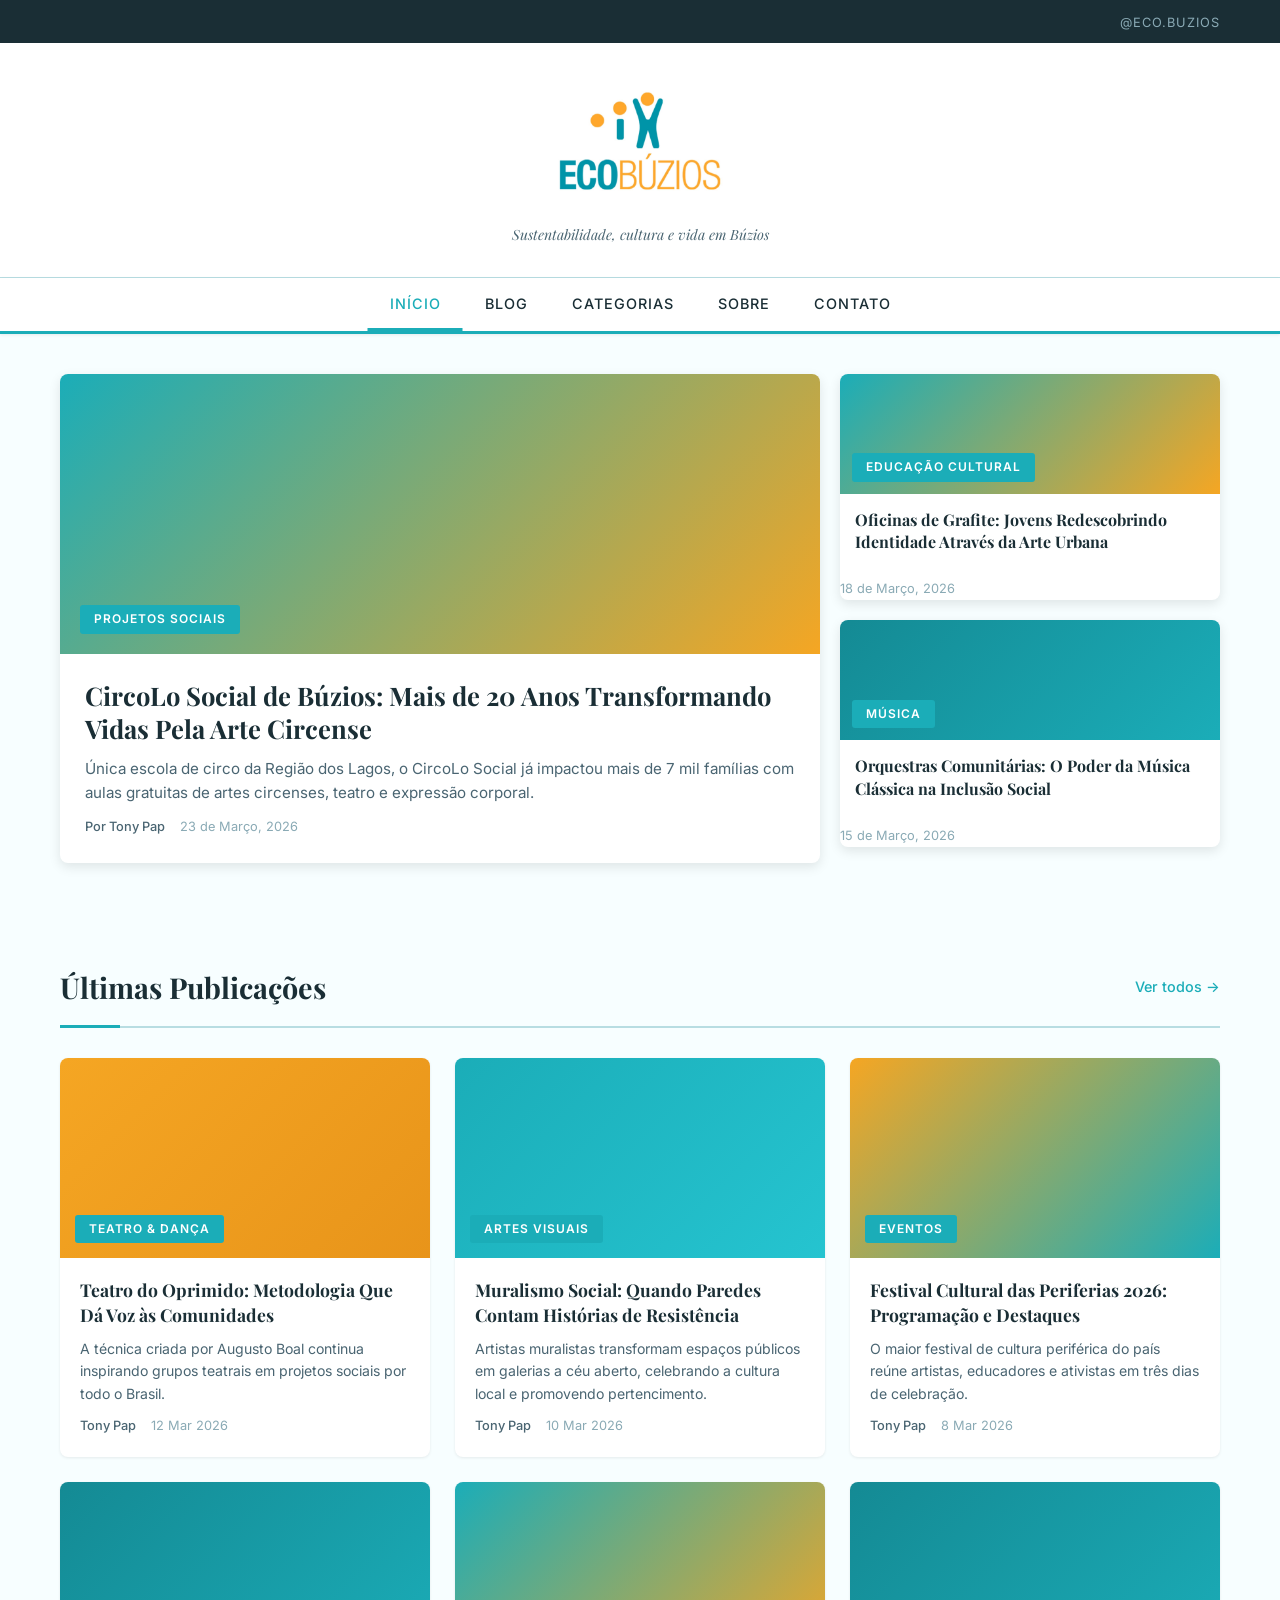
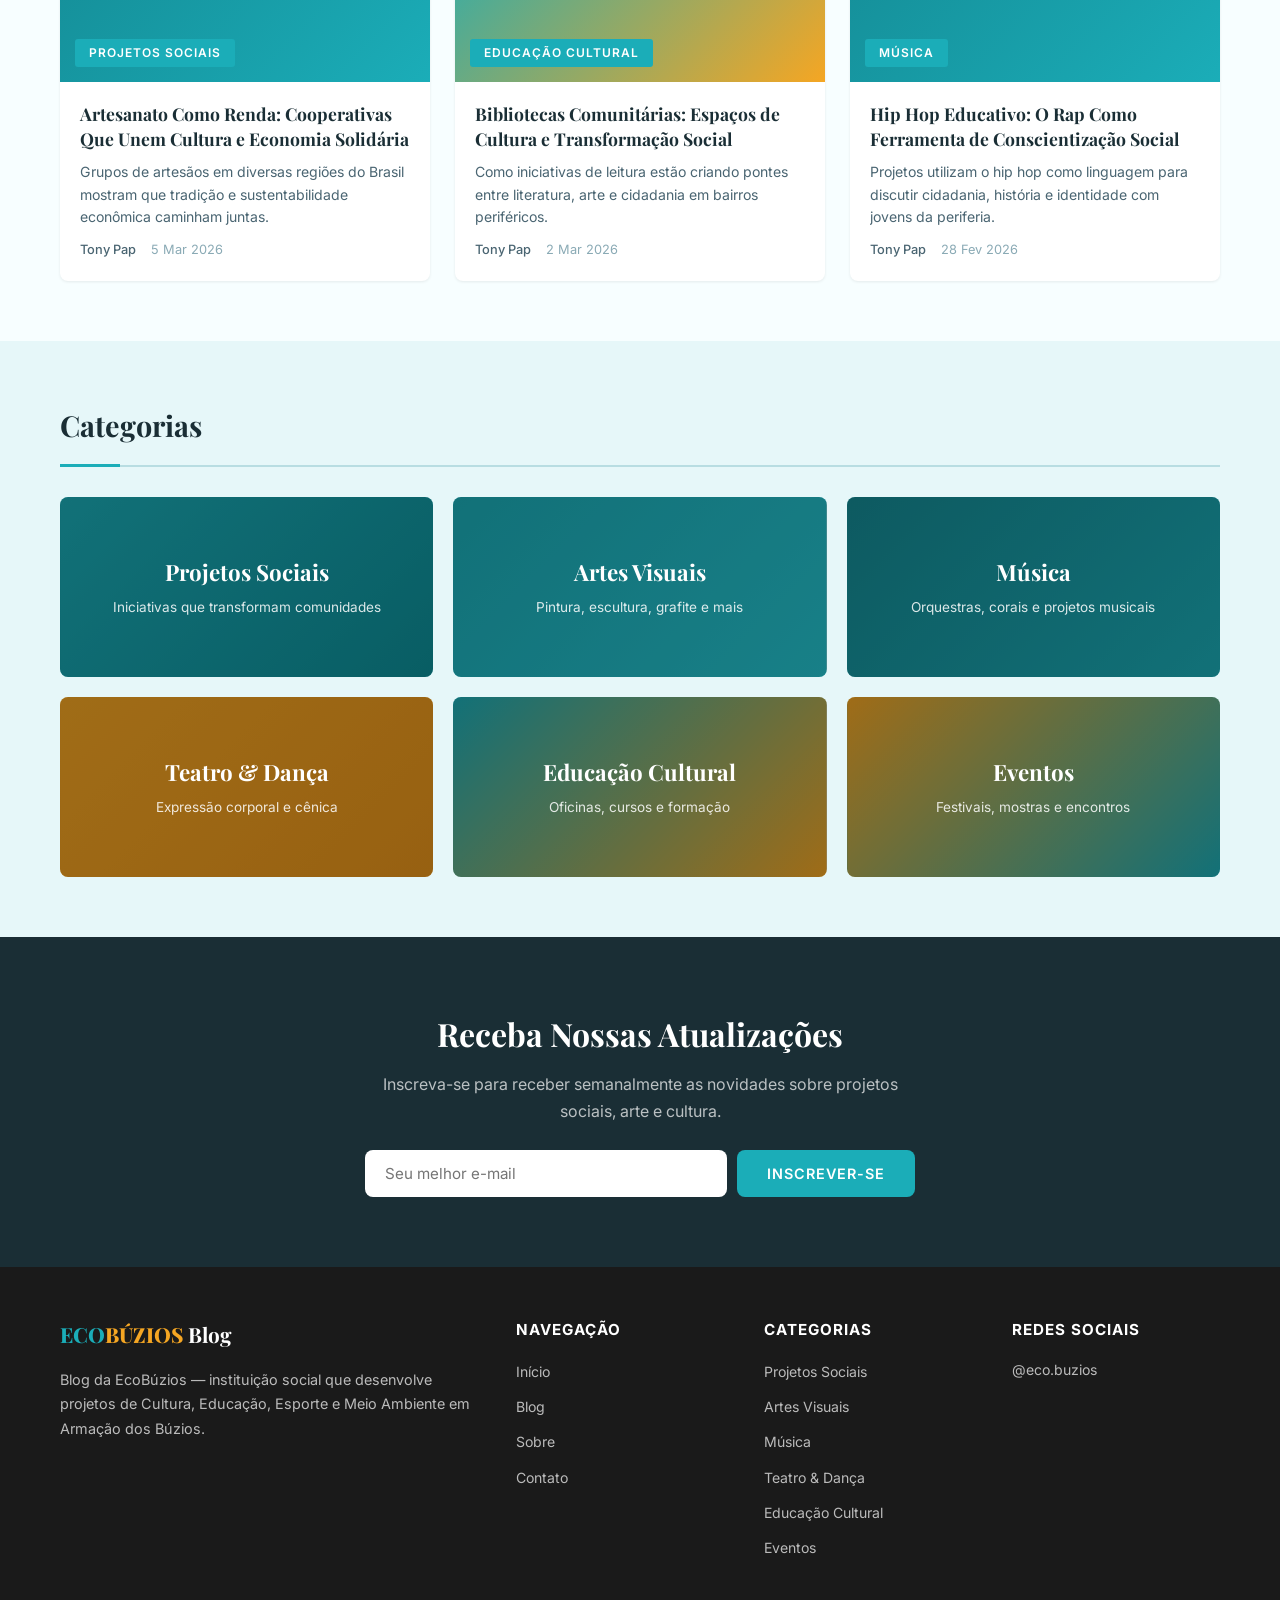
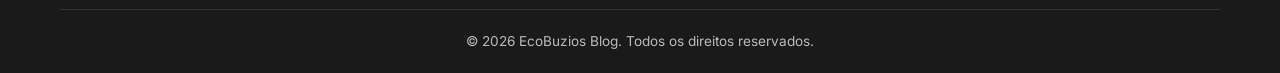
<file: index.html>
<!DOCTYPE html>
<html lang="pt-BR">
<head>
    <meta charset="UTF-8">
    <meta name="viewport" content="width=device-width, initial-scale=1.0">
    <title>EcoBuzios Blog – Blog de Projetos Sociais ligados à Arte e Cultura</title>
    <meta name="description" content="Blog da EcoBúzios - projetos sociais, arte, cultura e sustentabilidade em Armação dos Búzios.">
    <link rel="preconnect" href="https://fonts.googleapis.com">
    <link rel="preconnect" href="https://fonts.gstatic.com" crossorigin>
    <link href="https://fonts.googleapis.com/css2?family=Playfair+Display:ital,wght@0,400;0,700;1,400&family=Inter:wght@300;400;500;600;700;800;900&family=Nunito:wght@900&display=swap" rel="stylesheet">
    <link rel="stylesheet" href="css/style.css">
</head>
<body>
    <!-- Header -->
    <header class="site-header">
        <div class="header-top">
            <div class="container">
                <div class="social-links">
                    <a href="https://instagram.com/eco.buzios" aria-label="Instagram">@eco.buzios</a>
                </div>
            </div>
        </div>
        <div class="header-main">
            <div class="container">
                <a href="index.html" class="logo">
                    <img src="images/ecobuzios-logo.jpeg" alt="EcoBúzios" class="logo-img">
                    <span class="tagline">Sustentabilidade, cultura e vida em Búzios</span>
                </a>
            </div>
        </div>
        <nav class="main-nav">
            <div class="container">
                <button class="menu-toggle" aria-label="Abrir menu">&#9776;</button>
                <ul class="nav-menu">
                    <li><a href="index.html" class="active">Início</a></li>
                    <li><a href="blog.html">Blog</a></li>
                    <li class="has-dropdown">
                        <a href="#">Categorias</a>
                        <ul class="dropdown">
                            <li><a href="categoria.html?cat=projetos-sociais">Projetos Sociais</a></li>
                            <li><a href="categoria.html?cat=artes-visuais">Artes Visuais</a></li>
                            <li><a href="categoria.html?cat=musica">Música</a></li>
                            <li><a href="categoria.html?cat=teatro-danca">Teatro & Dança</a></li>
                            <li><a href="categoria.html?cat=educacao-cultural">Educação Cultural</a></li>
                            <li><a href="categoria.html?cat=eventos">Eventos</a></li>
                        </ul>
                    </li>
                    <li><a href="sobre.html">Sobre</a></li>
                    <li><a href="contato.html">Contato</a></li>
                </ul>
            </div>
        </nav>
    </header>

    <!-- Hero Section -->
    <section class="hero">
        <div class="container">
            <div class="hero-grid">
                <article class="hero-featured">
                    <a href="post.html?id=10">
                        <div class="hero-image" style="background-image: url('https://images.unsplash.com/photo-1520209268518-aec60b8bb5ca?w=800&h=500&fit=crop'), linear-gradient(135deg, #1BADB8, #F5A623); background-size: cover; background-position: center;">
                            <span class="category-badge">Projetos Sociais</span>
                        </div>
                        <div class="hero-content">
                            <h2>CircoLo Social de Búzios: Mais de 20 Anos Transformando Vidas Pela Arte Circense</h2>
                            <p class="excerpt">Única escola de circo da Região dos Lagos, o CircoLo Social já impactou mais de 7 mil famílias com aulas gratuitas de artes circenses, teatro e expressão corporal.</p>
                            <div class="post-meta">
                                <span class="author">Por Tony Pap</span>
                                <span class="date">23 de Março, 2026</span>
                            </div>
                        </div>
                    </a>
                </article>
                <div class="hero-sidebar">
                    <article class="hero-small">
                        <a href="post.html?id=2">
                            <div class="hero-image-small" style="background-image: url('https://images.unsplash.com/photo-1569091791842-7cfb64e04797?w=800&h=500&fit=crop'), linear-gradient(135deg, #1BADB8, #F5A623); background-size: cover; background-position: center;">
                                <span class="category-badge">Educação Cultural</span>
                            </div>
                            <h3>Oficinas de Grafite: Jovens Redescobrindo Identidade Através da Arte Urbana</h3>
                            <div class="post-meta">
                                <span class="date">18 de Março, 2026</span>
                            </div>
                        </a>
                    </article>
                    <article class="hero-small">
                        <a href="post.html?id=3">
                            <div class="hero-image-small" style="background-image: url('https://images.unsplash.com/photo-1465847899084-d164df4dedc6?w=800&h=500&fit=crop'), linear-gradient(135deg, #148a94, #1BADB8); background-size: cover; background-position: center;">
                                <span class="category-badge">Música</span>
                            </div>
                            <h3>Orquestras Comunitárias: O Poder da Música Clássica na Inclusão Social</h3>
                            <div class="post-meta">
                                <span class="date">15 de Março, 2026</span>
                            </div>
                        </a>
                    </article>
                </div>
            </div>
        </div>
    </section>

    <!-- Latest Posts -->
    <section class="latest-posts">
        <div class="container">
            <div class="section-header">
                <h2>Últimas Publicações</h2>
                <a href="blog.html" class="view-all">Ver todos &rarr;</a>
            </div>
            <div class="posts-grid">
                <article class="post-card">
                    <a href="post.html?id=4">
                        <div class="post-image" style="background-image: url('https://images.unsplash.com/photo-1503095396549-807759245b35?w=800&h=500&fit=crop'), linear-gradient(135deg, #F5A623, #e8941a); background-size: cover; background-position: center;">
                            <span class="category-badge">Teatro & Dança</span>
                        </div>
                        <div class="post-card-content">
                            <h3>Teatro do Oprimido: Metodologia Que Dá Voz às Comunidades</h3>
                            <p class="excerpt">A técnica criada por Augusto Boal continua inspirando grupos teatrais em projetos sociais por todo o Brasil.</p>
                            <div class="post-meta">
                                <span class="author">Tony Pap</span>
                                <span class="date">12 Mar 2026</span>
                            </div>
                        </div>
                    </a>
                </article>
                <article class="post-card">
                    <a href="post.html?id=5">
                        <div class="post-image" style="background-image: url('https://images.unsplash.com/photo-1558618666-fcd25c85f82e?w=800&h=500&fit=crop'), linear-gradient(135deg, #1BADB8, #25c4d0); background-size: cover; background-position: center;">
                            <span class="category-badge">Artes Visuais</span>
                        </div>
                        <div class="post-card-content">
                            <h3>Muralismo Social: Quando Paredes Contam Histórias de Resistência</h3>
                            <p class="excerpt">Artistas muralistas transformam espaços públicos em galerias a céu aberto, celebrando a cultura local e promovendo pertencimento.</p>
                            <div class="post-meta">
                                <span class="author">Tony Pap</span>
                                <span class="date">10 Mar 2026</span>
                            </div>
                        </div>
                    </a>
                </article>
                <article class="post-card">
                    <a href="post.html?id=6">
                        <div class="post-image" style="background-image: url('https://images.unsplash.com/photo-1533174072545-7a4b6ad7a6c8?w=800&h=500&fit=crop'), linear-gradient(135deg, #F5A623, #1BADB8); background-size: cover; background-position: center;">
                            <span class="category-badge">Eventos</span>
                        </div>
                        <div class="post-card-content">
                            <h3>Festival Cultural das Periferias 2026: Programação e Destaques</h3>
                            <p class="excerpt">O maior festival de cultura periférica do país reúne artistas, educadores e ativistas em três dias de celebração.</p>
                            <div class="post-meta">
                                <span class="author">Tony Pap</span>
                                <span class="date">8 Mar 2026</span>
                            </div>
                        </div>
                    </a>
                </article>
                <article class="post-card">
                    <a href="post.html?id=7">
                        <div class="post-image" style="background-image: url('https://images.unsplash.com/photo-1452587925148-ce544e77e70d?w=800&h=500&fit=crop'), linear-gradient(135deg, #148a94, #1BADB8); background-size: cover; background-position: center;">
                            <span class="category-badge">Projetos Sociais</span>
                        </div>
                        <div class="post-card-content">
                            <h3>Artesanato Como Renda: Cooperativas Que Unem Cultura e Economia Solidária</h3>
                            <p class="excerpt">Grupos de artesãos em diversas regiões do Brasil mostram que tradição e sustentabilidade econômica caminham juntas.</p>
                            <div class="post-meta">
                                <span class="author">Tony Pap</span>
                                <span class="date">5 Mar 2026</span>
                            </div>
                        </div>
                    </a>
                </article>
                <article class="post-card">
                    <a href="post.html?id=8">
                        <div class="post-image" style="background-image: url('https://images.unsplash.com/photo-1507842217343-583bb7270b66?w=800&h=500&fit=crop'), linear-gradient(135deg, #1BADB8, #F5A623); background-size: cover; background-position: center;">
                            <span class="category-badge">Educação Cultural</span>
                        </div>
                        <div class="post-card-content">
                            <h3>Bibliotecas Comunitárias: Espaços de Cultura e Transformação Social</h3>
                            <p class="excerpt">Como iniciativas de leitura estão criando pontes entre literatura, arte e cidadania em bairros periféricos.</p>
                            <div class="post-meta">
                                <span class="author">Tony Pap</span>
                                <span class="date">2 Mar 2026</span>
                            </div>
                        </div>
                    </a>
                </article>
                <article class="post-card">
                    <a href="post.html?id=9">
                        <div class="post-image" style="background-image: url('https://images.unsplash.com/photo-1547355253-ff0740132f5f?w=800&h=500&fit=crop'), linear-gradient(135deg, #148a94, #1BADB8); background-size: cover; background-position: center;">
                            <span class="category-badge">Música</span>
                        </div>
                        <div class="post-card-content">
                            <h3>Hip Hop Educativo: O Rap Como Ferramenta de Conscientização Social</h3>
                            <p class="excerpt">Projetos utilizam o hip hop como linguagem para discutir cidadania, história e identidade com jovens da periferia.</p>
                            <div class="post-meta">
                                <span class="author">Tony Pap</span>
                                <span class="date">28 Fev 2026</span>
                            </div>
                        </div>
                    </a>
                </article>
            </div>
        </div>
    </section>

    <!-- Categories Section -->
    <section class="categories-section">
        <div class="container">
            <div class="section-header">
                <h2>Categorias</h2>
            </div>
            <div class="categories-grid">
                <a href="categoria.html?cat=projetos-sociais" class="category-card" style="background-image: url('https://images.unsplash.com/photo-1513364776144-60967b0f800f?w=800&h=500&fit=crop'), linear-gradient(135deg, #1BADB8, #0d8f99); background-size: cover; background-position: center;">
                    <div class="category-overlay">
                        <h3>Projetos Sociais</h3>
                        <p>Iniciativas que transformam comunidades</p>
                    </div>
                </a>
                <a href="categoria.html?cat=artes-visuais" class="category-card" style="background-image: url('https://images.unsplash.com/photo-1558618666-fcd25c85f82e?w=800&h=500&fit=crop'), linear-gradient(135deg, #1BADB8, #25c4d0); background-size: cover; background-position: center;">
                    <div class="category-overlay">
                        <h3>Artes Visuais</h3>
                        <p>Pintura, escultura, grafite e mais</p>
                    </div>
                </a>
                <a href="categoria.html?cat=musica" class="category-card" style="background-image: url('https://images.unsplash.com/photo-1465847899084-d164df4dedc6?w=800&h=500&fit=crop'), linear-gradient(135deg, #148a94, #1BADB8); background-size: cover; background-position: center;">
                    <div class="category-overlay">
                        <h3>Música</h3>
                        <p>Orquestras, corais e projetos musicais</p>
                    </div>
                </a>
                <a href="categoria.html?cat=teatro-danca" class="category-card" style="background-image: url('https://images.unsplash.com/photo-1503095396549-807759245b35?w=800&h=500&fit=crop'), linear-gradient(135deg, #F5A623, #e8941a); background-size: cover; background-position: center;">
                    <div class="category-overlay">
                        <h3>Teatro & Dança</h3>
                        <p>Expressão corporal e cênica</p>
                    </div>
                </a>
                <a href="categoria.html?cat=educacao-cultural" class="category-card" style="background-image: url('https://images.unsplash.com/photo-1507842217343-583bb7270b66?w=800&h=500&fit=crop'), linear-gradient(135deg, #1BADB8, #F5A623); background-size: cover; background-position: center;">
                    <div class="category-overlay">
                        <h3>Educação Cultural</h3>
                        <p>Oficinas, cursos e formação</p>
                    </div>
                </a>
                <a href="categoria.html?cat=eventos" class="category-card" style="background-image: url('https://images.unsplash.com/photo-1533174072545-7a4b6ad7a6c8?w=800&h=500&fit=crop'), linear-gradient(135deg, #F5A623, #1BADB8); background-size: cover; background-position: center;">
                    <div class="category-overlay">
                        <h3>Eventos</h3>
                        <p>Festivais, mostras e encontros</p>
                    </div>
                </a>
            </div>
        </div>
    </section>

    <!-- Newsletter -->
    <section class="newsletter">
        <div class="container">
            <div class="newsletter-content">
                <h2>Receba Nossas Atualizações</h2>
                <p>Inscreva-se para receber semanalmente as novidades sobre projetos sociais, arte e cultura.</p>
                <form class="newsletter-form" onsubmit="event.preventDefault(); alert('Obrigado por se inscrever!');">
                    <input type="email" placeholder="Seu melhor e-mail" required>
                    <button type="submit">Inscrever-se</button>
                </form>
            </div>
        </div>
    </section>

    <!-- Footer -->
    <footer class="site-footer">
        <div class="container">
            <div class="footer-grid">
                <div class="footer-about">
                    <h3><span style="color:#1BADB8;font-weight:800;">ECO</span><span style="color:#F5A623;font-weight:800;">BÚZIOS</span> Blog</h3>
                    <p>Blog da EcoBúzios — instituição social que desenvolve projetos de Cultura, Educação, Esporte e Meio Ambiente em Armação dos Búzios.</p>
                </div>
                <div class="footer-links">
                    <h4>Navegação</h4>
                    <ul>
                        <li><a href="index.html">Início</a></li>
                        <li><a href="blog.html">Blog</a></li>
                        <li><a href="sobre.html">Sobre</a></li>
                        <li><a href="contato.html">Contato</a></li>
                    </ul>
                </div>
                <div class="footer-categories">
                    <h4>Categorias</h4>
                    <ul>
                        <li><a href="categoria.html?cat=projetos-sociais">Projetos Sociais</a></li>
                        <li><a href="categoria.html?cat=artes-visuais">Artes Visuais</a></li>
                        <li><a href="categoria.html?cat=musica">Música</a></li>
                        <li><a href="categoria.html?cat=teatro-danca">Teatro & Dança</a></li>
                        <li><a href="categoria.html?cat=educacao-cultural">Educação Cultural</a></li>
                        <li><a href="categoria.html?cat=eventos">Eventos</a></li>
                    </ul>
                </div>
                <div class="footer-social">
                    <h4>Redes Sociais</h4>
                    <div class="social-icons">
                        <a href="https://instagram.com/eco.buzios">@eco.buzios</a>
                    </div>
                </div>
            </div>
            <div class="footer-bottom">
                <p>&copy; 2026 EcoBuzios Blog. Todos os direitos reservados.</p>
            </div>
        </div>
    </footer>

    <script src="js/main.js"></script>
</body>
</html>
</file>
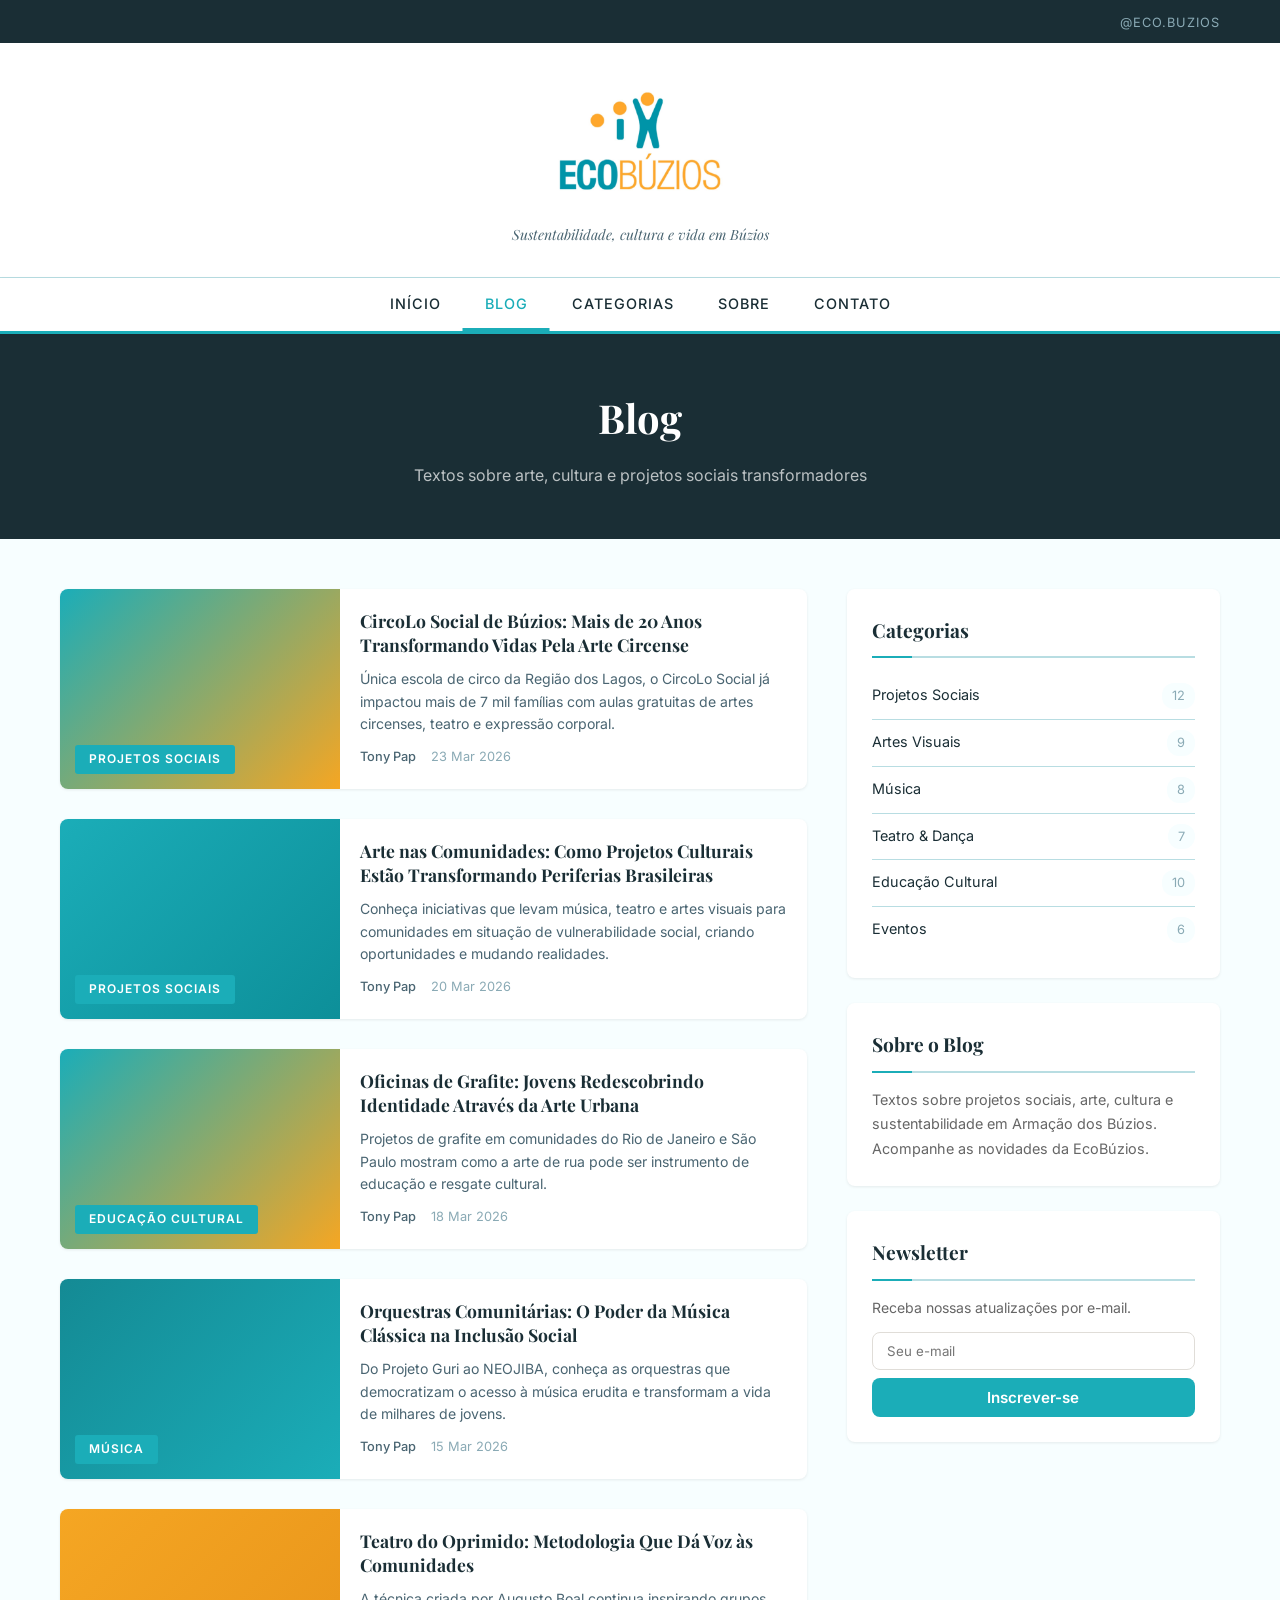
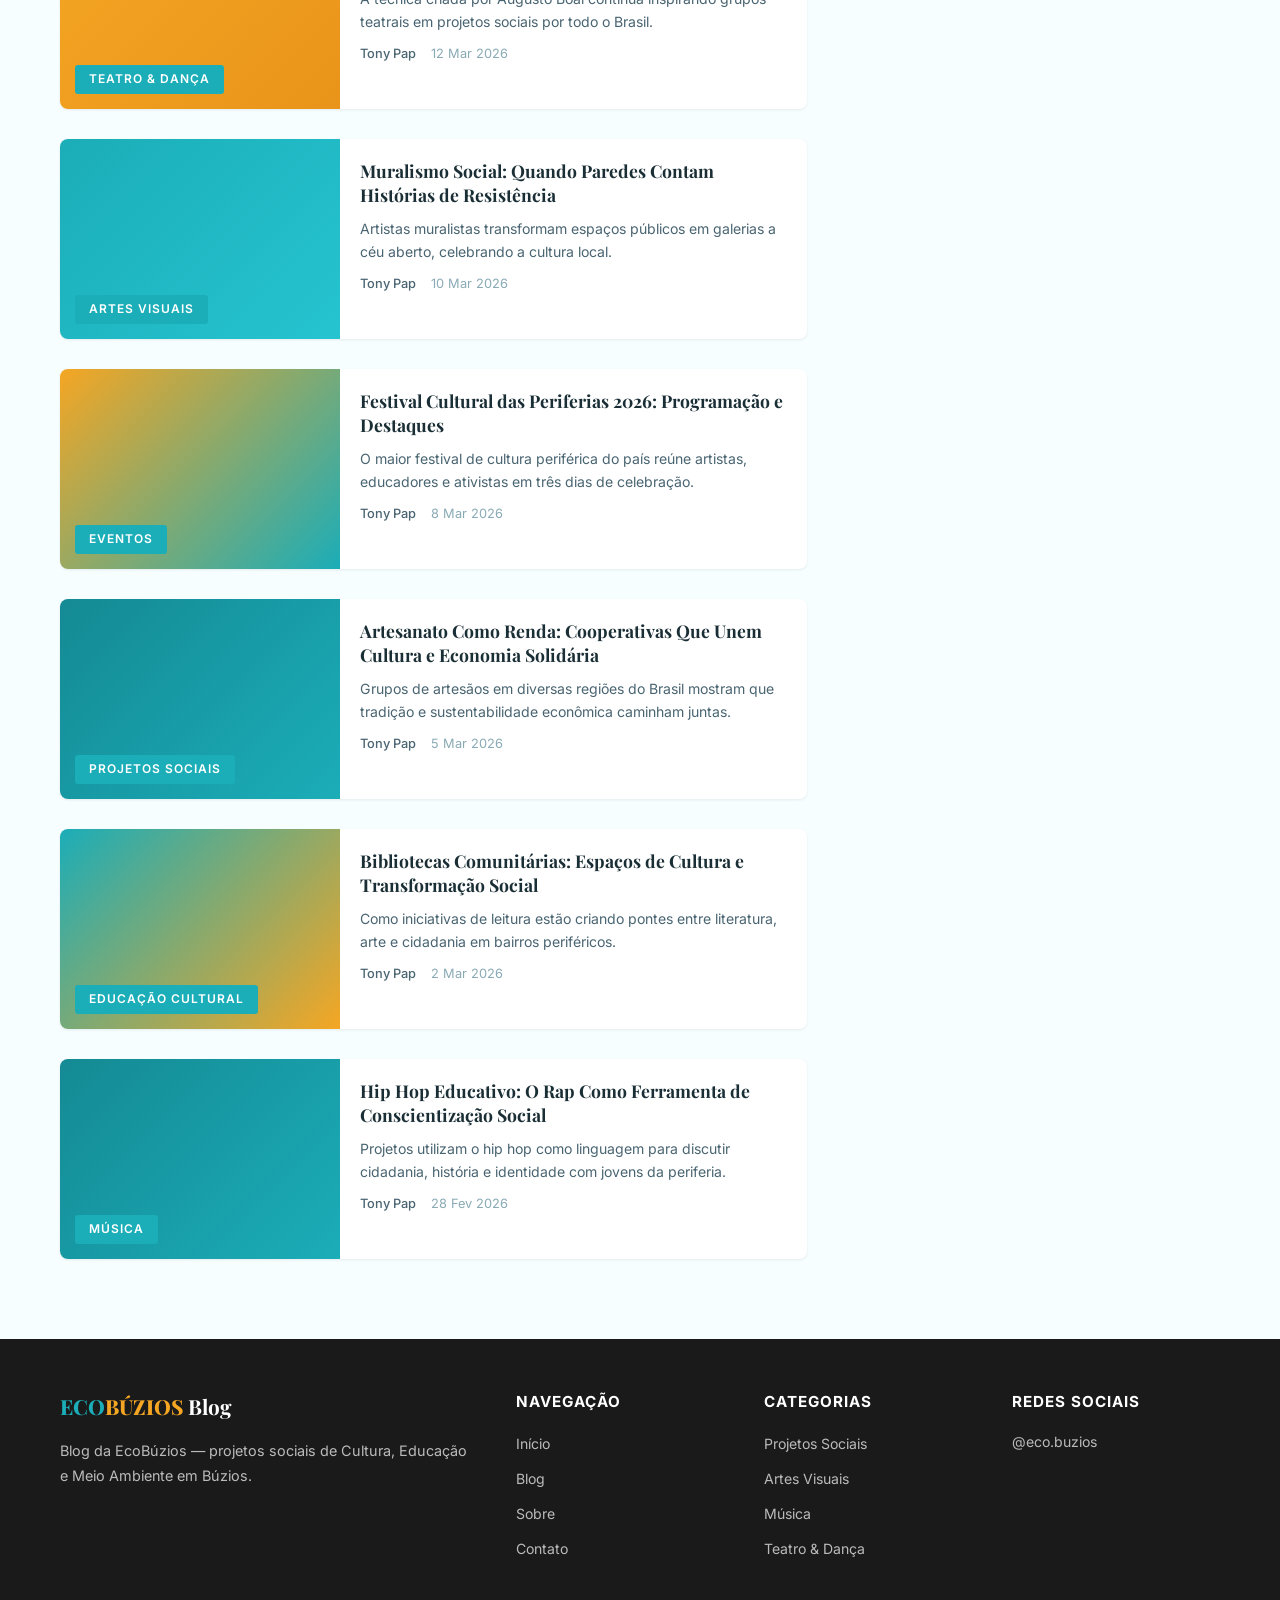
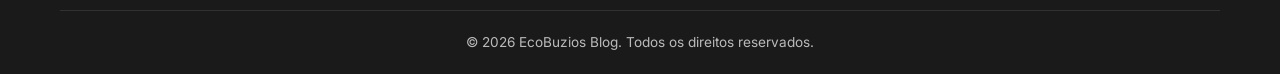
<file: blog.html>
<!DOCTYPE html>
<html lang="pt-BR">
<head>
    <meta charset="UTF-8">
    <meta name="viewport" content="width=device-width, initial-scale=1.0">
    <title>Blog – EcoBuzios Blog</title>
    <meta name="description" content="Artigos sobre projetos sociais, arte, cultura e sustentabilidade em Búzios por Tony Pap.">
    <link rel="preconnect" href="https://fonts.googleapis.com">
    <link rel="preconnect" href="https://fonts.gstatic.com" crossorigin>
    <link href="https://fonts.googleapis.com/css2?family=Playfair+Display:ital,wght@0,400;0,700;1,400&family=Inter:wght@300;400;500;600;700;800;900&family=Nunito:wght@900&display=swap" rel="stylesheet">
    <link rel="stylesheet" href="css/style.css">
</head>
<body>
    <!-- Header -->
    <header class="site-header">
        <div class="header-top">
            <div class="container">
                <div class="social-links">
                    <a href="https://instagram.com/eco.buzios">@eco.buzios</a>
                </div>
            </div>
        </div>
        <div class="header-main">
            <div class="container">
                <a href="index.html" class="logo">
                    <img src="images/ecobuzios-logo.jpeg" alt="EcoBúzios" class="logo-img">
                    <span class="tagline">Sustentabilidade, cultura e vida em Búzios</span>
                </a>
            </div>
        </div>
        <nav class="main-nav">
            <div class="container">
                <button class="menu-toggle" aria-label="Abrir menu">&#9776;</button>
                <ul class="nav-menu">
                    <li><a href="index.html">Início</a></li>
                    <li><a href="blog.html" class="active">Blog</a></li>
                    <li class="has-dropdown">
                        <a href="#">Categorias</a>
                        <ul class="dropdown">
                            <li><a href="categoria.html?cat=projetos-sociais">Projetos Sociais</a></li>
                            <li><a href="categoria.html?cat=artes-visuais">Artes Visuais</a></li>
                            <li><a href="categoria.html?cat=musica">Música</a></li>
                            <li><a href="categoria.html?cat=teatro-danca">Teatro & Dança</a></li>
                            <li><a href="categoria.html?cat=educacao-cultural">Educação Cultural</a></li>
                            <li><a href="categoria.html?cat=eventos">Eventos</a></li>
                        </ul>
                    </li>
                    <li><a href="sobre.html">Sobre</a></li>
                    <li><a href="contato.html">Contato</a></li>
                </ul>
            </div>
        </nav>
    </header>

    <!-- Page Header -->
    <section class="page-header">
        <div class="container">
            <h1>Blog</h1>
            <p>Textos sobre arte, cultura e projetos sociais transformadores</p>
        </div>
    </section>

    <!-- Blog Layout -->
    <div class="container">
        <div class="blog-layout">
            <!-- Posts -->
            <div class="blog-posts-list">
                <article class="post-card">
                    <a href="post.html?id=10">
                        <div class="post-image" style="background-image: url('https://images.unsplash.com/photo-1520209268518-aec60b8bb5ca?w=800&h=500&fit=crop'), linear-gradient(135deg, #1BADB8, #F5A623); background-size: cover; background-position: center;">
                            <span class="category-badge">Projetos Sociais</span>
                        </div>
                        <div class="post-card-content">
                            <h3>CircoLo Social de Búzios: Mais de 20 Anos Transformando Vidas Pela Arte Circense</h3>
                            <p class="excerpt">Única escola de circo da Região dos Lagos, o CircoLo Social já impactou mais de 7 mil famílias com aulas gratuitas de artes circenses, teatro e expressão corporal.</p>
                            <div class="post-meta">
                                <span class="author">Tony Pap</span>
                                <span class="date">23 Mar 2026</span>
                            </div>
                        </div>
                    </a>
                </article>
                <article class="post-card">
                    <a href="post.html?id=1">
                        <div class="post-image" style="background-image: url('https://images.unsplash.com/photo-1513364776144-60967b0f800f?w=800&h=500&fit=crop'), linear-gradient(135deg, #1BADB8, #0d8f99); background-size: cover; background-position: center;">
                            <span class="category-badge">Projetos Sociais</span>
                        </div>
                        <div class="post-card-content">
                            <h3>Arte nas Comunidades: Como Projetos Culturais Estão Transformando Periferias Brasileiras</h3>
                            <p class="excerpt">Conheça iniciativas que levam música, teatro e artes visuais para comunidades em situação de vulnerabilidade social, criando oportunidades e mudando realidades.</p>
                            <div class="post-meta">
                                <span class="author">Tony Pap</span>
                                <span class="date">20 Mar 2026</span>
                            </div>
                        </div>
                    </a>
                </article>
                <article class="post-card">
                    <a href="post.html?id=2">
                        <div class="post-image" style="background-image: url('https://images.unsplash.com/photo-1569091791842-7cfb64e04797?w=800&h=500&fit=crop'), linear-gradient(135deg, #1BADB8, #F5A623); background-size: cover; background-position: center;">
                            <span class="category-badge">Educação Cultural</span>
                        </div>
                        <div class="post-card-content">
                            <h3>Oficinas de Grafite: Jovens Redescobrindo Identidade Através da Arte Urbana</h3>
                            <p class="excerpt">Projetos de grafite em comunidades do Rio de Janeiro e São Paulo mostram como a arte de rua pode ser instrumento de educação e resgate cultural.</p>
                            <div class="post-meta">
                                <span class="author">Tony Pap</span>
                                <span class="date">18 Mar 2026</span>
                            </div>
                        </div>
                    </a>
                </article>
                <article class="post-card">
                    <a href="post.html?id=3">
                        <div class="post-image" style="background-image: url('https://images.unsplash.com/photo-1465847899084-d164df4dedc6?w=800&h=500&fit=crop'), linear-gradient(135deg, #148a94, #1BADB8); background-size: cover; background-position: center;">
                            <span class="category-badge">Música</span>
                        </div>
                        <div class="post-card-content">
                            <h3>Orquestras Comunitárias: O Poder da Música Clássica na Inclusão Social</h3>
                            <p class="excerpt">Do Projeto Guri ao NEOJIBA, conheça as orquestras que democratizam o acesso à música erudita e transformam a vida de milhares de jovens.</p>
                            <div class="post-meta">
                                <span class="author">Tony Pap</span>
                                <span class="date">15 Mar 2026</span>
                            </div>
                        </div>
                    </a>
                </article>
                <article class="post-card">
                    <a href="post.html?id=4">
                        <div class="post-image" style="background-image: url('https://images.unsplash.com/photo-1503095396549-807759245b35?w=800&h=500&fit=crop'), linear-gradient(135deg, #F5A623, #e8941a); background-size: cover; background-position: center;">
                            <span class="category-badge">Teatro & Dança</span>
                        </div>
                        <div class="post-card-content">
                            <h3>Teatro do Oprimido: Metodologia Que Dá Voz às Comunidades</h3>
                            <p class="excerpt">A técnica criada por Augusto Boal continua inspirando grupos teatrais em projetos sociais por todo o Brasil.</p>
                            <div class="post-meta">
                                <span class="author">Tony Pap</span>
                                <span class="date">12 Mar 2026</span>
                            </div>
                        </div>
                    </a>
                </article>
                <article class="post-card">
                    <a href="post.html?id=5">
                        <div class="post-image" style="background-image: url('https://images.unsplash.com/photo-1558618666-fcd25c85f82e?w=800&h=500&fit=crop'), linear-gradient(135deg, #1BADB8, #25c4d0); background-size: cover; background-position: center;">
                            <span class="category-badge">Artes Visuais</span>
                        </div>
                        <div class="post-card-content">
                            <h3>Muralismo Social: Quando Paredes Contam Histórias de Resistência</h3>
                            <p class="excerpt">Artistas muralistas transformam espaços públicos em galerias a céu aberto, celebrando a cultura local.</p>
                            <div class="post-meta">
                                <span class="author">Tony Pap</span>
                                <span class="date">10 Mar 2026</span>
                            </div>
                        </div>
                    </a>
                </article>
                <article class="post-card">
                    <a href="post.html?id=6">
                        <div class="post-image" style="background-image: url('https://images.unsplash.com/photo-1533174072545-7a4b6ad7a6c8?w=800&h=500&fit=crop'), linear-gradient(135deg, #F5A623, #1BADB8); background-size: cover; background-position: center;">
                            <span class="category-badge">Eventos</span>
                        </div>
                        <div class="post-card-content">
                            <h3>Festival Cultural das Periferias 2026: Programação e Destaques</h3>
                            <p class="excerpt">O maior festival de cultura periférica do país reúne artistas, educadores e ativistas em três dias de celebração.</p>
                            <div class="post-meta">
                                <span class="author">Tony Pap</span>
                                <span class="date">8 Mar 2026</span>
                            </div>
                        </div>
                    </a>
                </article>
                <article class="post-card">
                    <a href="post.html?id=7">
                        <div class="post-image" style="background-image: url('https://images.unsplash.com/photo-1452587925148-ce544e77e70d?w=800&h=500&fit=crop'), linear-gradient(135deg, #148a94, #1BADB8); background-size: cover; background-position: center;">
                            <span class="category-badge">Projetos Sociais</span>
                        </div>
                        <div class="post-card-content">
                            <h3>Artesanato Como Renda: Cooperativas Que Unem Cultura e Economia Solidária</h3>
                            <p class="excerpt">Grupos de artesãos em diversas regiões do Brasil mostram que tradição e sustentabilidade econômica caminham juntas.</p>
                            <div class="post-meta">
                                <span class="author">Tony Pap</span>
                                <span class="date">5 Mar 2026</span>
                            </div>
                        </div>
                    </a>
                </article>
                <article class="post-card">
                    <a href="post.html?id=8">
                        <div class="post-image" style="background-image: url('https://images.unsplash.com/photo-1507842217343-583bb7270b66?w=800&h=500&fit=crop'), linear-gradient(135deg, #1BADB8, #F5A623); background-size: cover; background-position: center;">
                            <span class="category-badge">Educação Cultural</span>
                        </div>
                        <div class="post-card-content">
                            <h3>Bibliotecas Comunitárias: Espaços de Cultura e Transformação Social</h3>
                            <p class="excerpt">Como iniciativas de leitura estão criando pontes entre literatura, arte e cidadania em bairros periféricos.</p>
                            <div class="post-meta">
                                <span class="author">Tony Pap</span>
                                <span class="date">2 Mar 2026</span>
                            </div>
                        </div>
                    </a>
                </article>
                <article class="post-card">
                    <a href="post.html?id=9">
                        <div class="post-image" style="background-image: url('https://images.unsplash.com/photo-1547355253-ff0740132f5f?w=800&h=500&fit=crop'), linear-gradient(135deg, #148a94, #1BADB8); background-size: cover; background-position: center;">
                            <span class="category-badge">Música</span>
                        </div>
                        <div class="post-card-content">
                            <h3>Hip Hop Educativo: O Rap Como Ferramenta de Conscientização Social</h3>
                            <p class="excerpt">Projetos utilizam o hip hop como linguagem para discutir cidadania, história e identidade com jovens da periferia.</p>
                            <div class="post-meta">
                                <span class="author">Tony Pap</span>
                                <span class="date">28 Fev 2026</span>
                            </div>
                        </div>
                    </a>
                </article>
            </div>

            <!-- Sidebar -->
            <aside class="sidebar">
                <div class="sidebar-widget">
                    <h3>Categorias</h3>
                    <ul class="sidebar-categories">
                        <li><a href="categoria.html?cat=projetos-sociais">Projetos Sociais <span class="count">12</span></a></li>
                        <li><a href="categoria.html?cat=artes-visuais">Artes Visuais <span class="count">9</span></a></li>
                        <li><a href="categoria.html?cat=musica">Música <span class="count">8</span></a></li>
                        <li><a href="categoria.html?cat=teatro-danca">Teatro & Dança <span class="count">7</span></a></li>
                        <li><a href="categoria.html?cat=educacao-cultural">Educação Cultural <span class="count">10</span></a></li>
                        <li><a href="categoria.html?cat=eventos">Eventos <span class="count">6</span></a></li>
                    </ul>
                </div>
                <div class="sidebar-widget">
                    <h3>Sobre o Blog</h3>
                    <p style="font-size: 0.9rem; color: #666; line-height: 1.7;">Textos sobre projetos sociais, arte, cultura e sustentabilidade em Armação dos Búzios. Acompanhe as novidades da EcoBúzios.</p>
                </div>
                <div class="sidebar-widget">
                    <h3>Newsletter</h3>
                    <p style="font-size: 0.88rem; color: #666; margin-bottom: 12px;">Receba nossas atualizações por e-mail.</p>
                    <form onsubmit="event.preventDefault(); alert('Obrigado!');">
                        <input type="email" placeholder="Seu e-mail" required style="width: 100%; padding: 10px 14px; border: 1px solid #e0ddd8; border-radius: 8px; margin-bottom: 8px; font-family: inherit;">
                        <button type="submit" class="btn-primary" style="width: 100%; padding: 10px;">Inscrever-se</button>
                    </form>
                </div>
            </aside>
        </div>
    </div>

    <!-- Footer -->
    <footer class="site-footer">
        <div class="container">
            <div class="footer-grid">
                <div class="footer-about">
                    <h3><span style="color:#1BADB8;font-weight:800;">ECO</span><span style="color:#F5A623;font-weight:800;">BÚZIOS</span> Blog</h3>
                    <p>Blog da EcoBúzios — projetos sociais de Cultura, Educação e Meio Ambiente em Búzios.</p>
                </div>
                <div class="footer-links">
                    <h4>Navegação</h4>
                    <ul>
                        <li><a href="index.html">Início</a></li>
                        <li><a href="blog.html">Blog</a></li>
                        <li><a href="sobre.html">Sobre</a></li>
                        <li><a href="contato.html">Contato</a></li>
                    </ul>
                </div>
                <div class="footer-categories">
                    <h4>Categorias</h4>
                    <ul>
                        <li><a href="categoria.html?cat=projetos-sociais">Projetos Sociais</a></li>
                        <li><a href="categoria.html?cat=artes-visuais">Artes Visuais</a></li>
                        <li><a href="categoria.html?cat=musica">Música</a></li>
                        <li><a href="categoria.html?cat=teatro-danca">Teatro & Dança</a></li>
                    </ul>
                </div>
                <div class="footer-social">
                    <h4>Redes Sociais</h4>
                    <div class="social-icons">
                        <a href="https://instagram.com/eco.buzios">@eco.buzios</a>
                    </div>
                </div>
            </div>
            <div class="footer-bottom">
                <p>&copy; 2026 EcoBuzios Blog. Todos os direitos reservados.</p>
            </div>
        </div>
    </footer>

    <script src="js/main.js"></script>
</body>
</html>
</file>
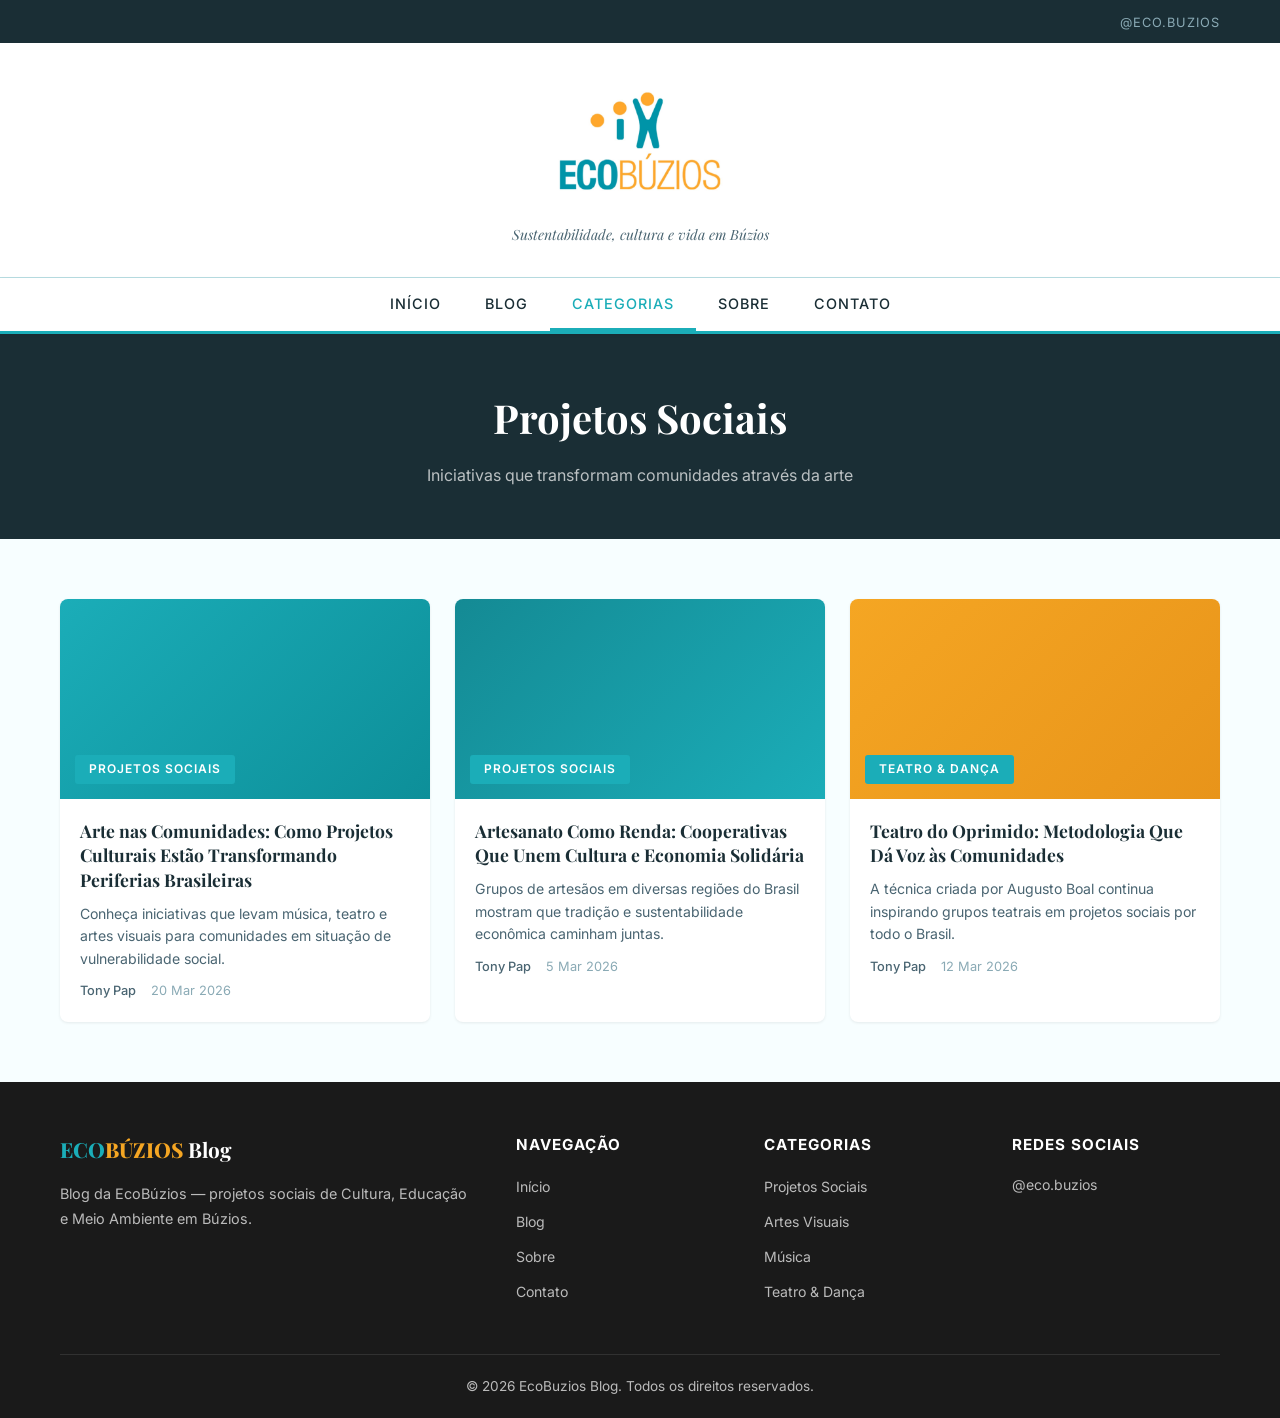
<file: categoria.html>
<!DOCTYPE html>
<html lang="pt-BR">
<head>
    <meta charset="UTF-8">
    <meta name="viewport" content="width=device-width, initial-scale=1.0">
    <title>Categoria – EcoBuzios Blog</title>
    <meta name="description" content="Explore posts por categoria no EcoBuzios Blog.">
    <link rel="preconnect" href="https://fonts.googleapis.com">
    <link rel="preconnect" href="https://fonts.gstatic.com" crossorigin>
    <link href="https://fonts.googleapis.com/css2?family=Playfair+Display:ital,wght@0,400;0,700;1,400&family=Inter:wght@300;400;500;600;700;800;900&family=Nunito:wght@900&display=swap" rel="stylesheet">
    <link rel="stylesheet" href="css/style.css">
</head>
<body>
    <!-- Header -->
    <header class="site-header">
        <div class="header-top">
            <div class="container">
                <div class="social-links">
                    <a href="https://instagram.com/eco.buzios">@eco.buzios</a>
                </div>
            </div>
        </div>
        <div class="header-main">
            <div class="container">
                <a href="index.html" class="logo">
                    <img src="images/ecobuzios-logo.jpeg" alt="EcoBúzios" class="logo-img">
                    <span class="tagline">Sustentabilidade, cultura e vida em Búzios</span>
                </a>
            </div>
        </div>
        <nav class="main-nav">
            <div class="container">
                <button class="menu-toggle" aria-label="Abrir menu">&#9776;</button>
                <ul class="nav-menu">
                    <li><a href="index.html">Início</a></li>
                    <li><a href="blog.html">Blog</a></li>
                    <li class="has-dropdown">
                        <a href="#" class="active">Categorias</a>
                        <ul class="dropdown">
                            <li><a href="categoria.html?cat=projetos-sociais">Projetos Sociais</a></li>
                            <li><a href="categoria.html?cat=artes-visuais">Artes Visuais</a></li>
                            <li><a href="categoria.html?cat=musica">Música</a></li>
                            <li><a href="categoria.html?cat=teatro-danca">Teatro & Dança</a></li>
                            <li><a href="categoria.html?cat=educacao-cultural">Educação Cultural</a></li>
                            <li><a href="categoria.html?cat=eventos">Eventos</a></li>
                        </ul>
                    </li>
                    <li><a href="sobre.html">Sobre</a></li>
                    <li><a href="contato.html">Contato</a></li>
                </ul>
            </div>
        </nav>
    </header>

    <!-- Page Header -->
    <section class="page-header" id="category-header">
        <div class="container">
            <h1 id="category-title">Projetos Sociais</h1>
            <p id="category-description">Iniciativas que transformam comunidades através da arte</p>
        </div>
    </section>

    <!-- Posts Grid -->
    <section class="latest-posts">
        <div class="container">
            <div class="posts-grid" id="category-posts">
                <article class="post-card">
                    <a href="post.html?id=1">
                        <div class="post-image" style="background-image: url('https://images.unsplash.com/photo-1513364776144-60967b0f800f?w=800&h=500&fit=crop'), linear-gradient(135deg, #1BADB8, #0d8f99); background-size: cover; background-position: center;">
                            <span class="category-badge">Projetos Sociais</span>
                        </div>
                        <div class="post-card-content">
                            <h3>Arte nas Comunidades: Como Projetos Culturais Estão Transformando Periferias Brasileiras</h3>
                            <p class="excerpt">Conheça iniciativas que levam música, teatro e artes visuais para comunidades em situação de vulnerabilidade social.</p>
                            <div class="post-meta">
                                <span class="author">Tony Pap</span>
                                <span class="date">20 Mar 2026</span>
                            </div>
                        </div>
                    </a>
                </article>
                <article class="post-card">
                    <a href="post.html?id=7">
                        <div class="post-image" style="background-image: url('https://images.unsplash.com/photo-1452587925148-ce544e77e70d?w=800&h=500&fit=crop'), linear-gradient(135deg, #148a94, #1BADB8); background-size: cover; background-position: center;">
                            <span class="category-badge">Projetos Sociais</span>
                        </div>
                        <div class="post-card-content">
                            <h3>Artesanato Como Renda: Cooperativas Que Unem Cultura e Economia Solidária</h3>
                            <p class="excerpt">Grupos de artesãos em diversas regiões do Brasil mostram que tradição e sustentabilidade econômica caminham juntas.</p>
                            <div class="post-meta">
                                <span class="author">Tony Pap</span>
                                <span class="date">5 Mar 2026</span>
                            </div>
                        </div>
                    </a>
                </article>
                <article class="post-card">
                    <a href="post.html?id=4">
                        <div class="post-image" style="background-image: url('https://images.unsplash.com/photo-1503095396549-807759245b35?w=800&h=500&fit=crop'), linear-gradient(135deg, #F5A623, #e8941a); background-size: cover; background-position: center;">
                            <span class="category-badge">Teatro & Dança</span>
                        </div>
                        <div class="post-card-content">
                            <h3>Teatro do Oprimido: Metodologia Que Dá Voz às Comunidades</h3>
                            <p class="excerpt">A técnica criada por Augusto Boal continua inspirando grupos teatrais em projetos sociais por todo o Brasil.</p>
                            <div class="post-meta">
                                <span class="author">Tony Pap</span>
                                <span class="date">12 Mar 2026</span>
                            </div>
                        </div>
                    </a>
                </article>
            </div>
        </div>
    </section>

    <!-- Footer -->
    <footer class="site-footer">
        <div class="container">
            <div class="footer-grid">
                <div class="footer-about">
                    <h3><span style="color:#1BADB8;font-weight:800;">ECO</span><span style="color:#F5A623;font-weight:800;">BÚZIOS</span> Blog</h3>
                    <p>Blog da EcoBúzios — projetos sociais de Cultura, Educação e Meio Ambiente em Búzios.</p>
                </div>
                <div class="footer-links">
                    <h4>Navegação</h4>
                    <ul>
                        <li><a href="index.html">Início</a></li>
                        <li><a href="blog.html">Blog</a></li>
                        <li><a href="sobre.html">Sobre</a></li>
                        <li><a href="contato.html">Contato</a></li>
                    </ul>
                </div>
                <div class="footer-categories">
                    <h4>Categorias</h4>
                    <ul>
                        <li><a href="categoria.html?cat=projetos-sociais">Projetos Sociais</a></li>
                        <li><a href="categoria.html?cat=artes-visuais">Artes Visuais</a></li>
                        <li><a href="categoria.html?cat=musica">Música</a></li>
                        <li><a href="categoria.html?cat=teatro-danca">Teatro & Dança</a></li>
                    </ul>
                </div>
                <div class="footer-social">
                    <h4>Redes Sociais</h4>
                    <div class="social-icons">
                        <a href="https://instagram.com/eco.buzios">@eco.buzios</a>
                    </div>
                </div>
            </div>
            <div class="footer-bottom">
                <p>&copy; 2026 EcoBuzios Blog. Todos os direitos reservados.</p>
            </div>
        </div>
    </footer>

    <script src="js/main.js"></script>
    <script>
        // Update category title based on URL parameter
        var params = new URLSearchParams(window.location.search);
        var cat = params.get('cat');
        var categories = {
            'projetos-sociais': { title: 'Projetos Sociais', desc: 'Iniciativas que transformam comunidades através da arte' },
            'artes-visuais': { title: 'Artes Visuais', desc: 'Pintura, escultura, grafite e expressões visuais' },
            'musica': { title: 'Música', desc: 'Orquestras, corais e projetos musicais comunitários' },
            'teatro-danca': { title: 'Teatro & Dança', desc: 'Expressão corporal e cênica em projetos sociais' },
            'educacao-cultural': { title: 'Educação Cultural', desc: 'Oficinas, cursos e formação artística' },
            'eventos': { title: 'Eventos', desc: 'Festivais, mostras e encontros culturais' }
        };
        if (cat && categories[cat]) {
            document.getElementById('category-title').textContent = categories[cat].title;
            document.getElementById('category-description').textContent = categories[cat].desc;
            document.title = categories[cat].title + ' – EcoBuzios Blog';
        }
    </script>
</body>
</html>
</file>
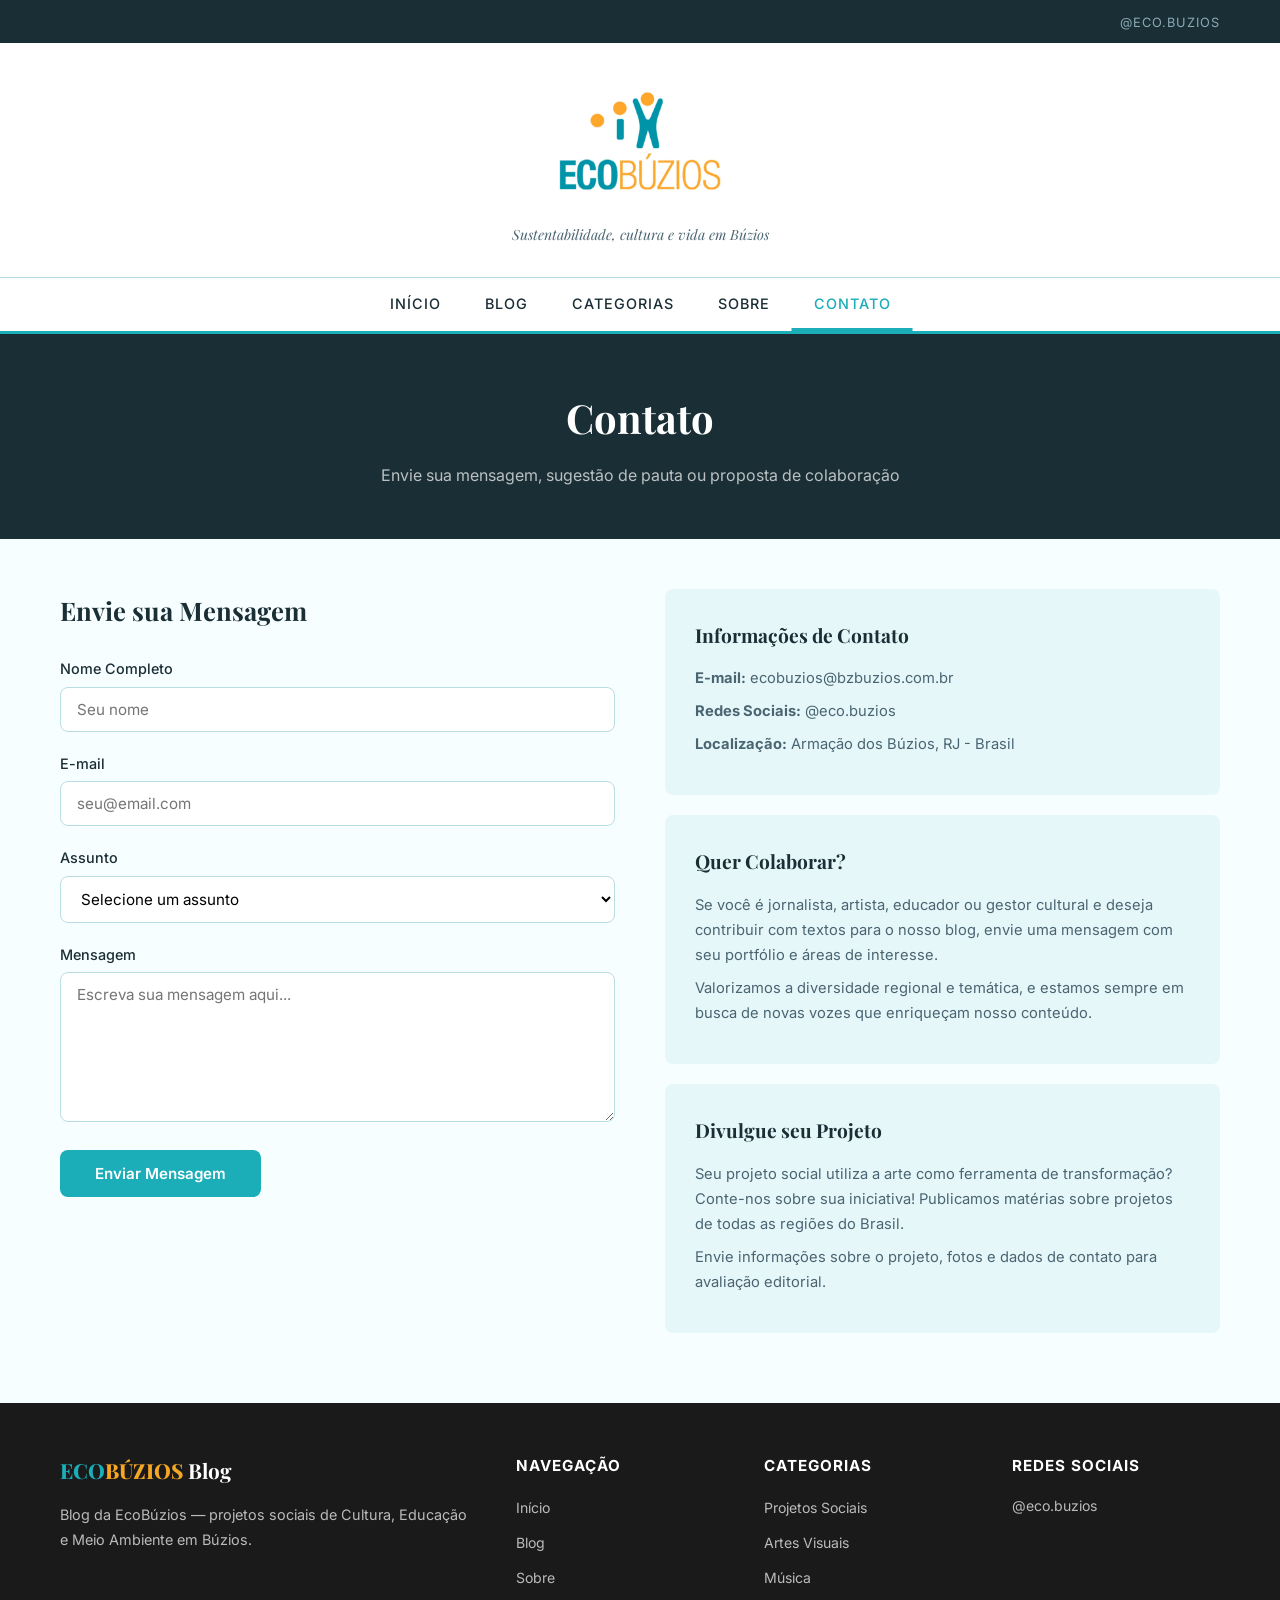
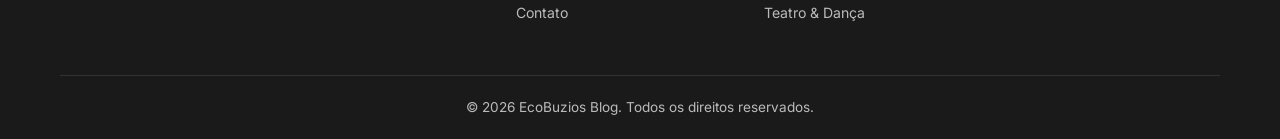
<file: contato.html>
<!DOCTYPE html>
<html lang="pt-BR">
<head>
    <meta charset="UTF-8">
    <meta name="viewport" content="width=device-width, initial-scale=1.0">
    <title>Contato – EcoBuzios Blog</title>
    <meta name="description" content="Entre em contato com o EcoBuzios Blog. Envie sugestões de pautas ou projetos sociais.">
    <link rel="preconnect" href="https://fonts.googleapis.com">
    <link rel="preconnect" href="https://fonts.gstatic.com" crossorigin>
    <link href="https://fonts.googleapis.com/css2?family=Playfair+Display:ital,wght@0,400;0,700;1,400&family=Inter:wght@300;400;500;600;700;800;900&family=Nunito:wght@900&display=swap" rel="stylesheet">
    <link rel="stylesheet" href="css/style.css">
</head>
<body>
    <!-- Header -->
    <header class="site-header">
        <div class="header-top">
            <div class="container">
                <div class="social-links">
                    <a href="https://instagram.com/eco.buzios">@eco.buzios</a>
                </div>
            </div>
        </div>
        <div class="header-main">
            <div class="container">
                <a href="index.html" class="logo">
                    <img src="images/ecobuzios-logo.jpeg" alt="EcoBúzios" class="logo-img">
                    <span class="tagline">Sustentabilidade, cultura e vida em Búzios</span>
                </a>
            </div>
        </div>
        <nav class="main-nav">
            <div class="container">
                <button class="menu-toggle" aria-label="Abrir menu">&#9776;</button>
                <ul class="nav-menu">
                    <li><a href="index.html">Início</a></li>
                    <li><a href="blog.html">Blog</a></li>
                    <li class="has-dropdown">
                        <a href="#">Categorias</a>
                        <ul class="dropdown">
                            <li><a href="categoria.html?cat=projetos-sociais">Projetos Sociais</a></li>
                            <li><a href="categoria.html?cat=artes-visuais">Artes Visuais</a></li>
                            <li><a href="categoria.html?cat=musica">Música</a></li>
                            <li><a href="categoria.html?cat=teatro-danca">Teatro & Dança</a></li>
                            <li><a href="categoria.html?cat=educacao-cultural">Educação Cultural</a></li>
                            <li><a href="categoria.html?cat=eventos">Eventos</a></li>
                        </ul>
                    </li>
                    <li><a href="sobre.html">Sobre</a></li>
                    <li><a href="contato.html" class="active">Contato</a></li>
                </ul>
            </div>
        </nav>
    </header>

    <!-- Page Header -->
    <section class="page-header">
        <div class="container">
            <h1>Contato</h1>
            <p>Envie sua mensagem, sugestão de pauta ou proposta de colaboração</p>
        </div>
    </section>

    <!-- Contact Layout -->
    <section>
        <div class="container">
            <div class="contact-layout">
                <div class="contact-form">
                    <h2 style="font-family: 'Playfair Display', serif; font-size: 1.6rem; margin-bottom: 25px;">Envie sua Mensagem</h2>
                    <form onsubmit="event.preventDefault(); alert('Mensagem enviada com sucesso! Retornaremos em breve.');">
                        <div class="form-group">
                            <label for="name">Nome Completo</label>
                            <input type="text" id="name" placeholder="Seu nome" required>
                        </div>
                        <div class="form-group">
                            <label for="email">E-mail</label>
                            <input type="email" id="email" placeholder="seu@email.com" required>
                        </div>
                        <div class="form-group">
                            <label for="subject">Assunto</label>
                            <select id="subject" required>
                                <option value="">Selecione um assunto</option>
                                <option value="pauta">Sugestão de Pauta</option>
                                <option value="projeto">Divulgar um Projeto Social</option>
                                <option value="colaborar">Quero Colaborar</option>
                                <option value="parceria">Proposta de Parceria</option>
                                <option value="evento">Divulgar um Evento</option>
                                <option value="outro">Outro Assunto</option>
                            </select>
                        </div>
                        <div class="form-group">
                            <label for="message">Mensagem</label>
                            <textarea id="message" placeholder="Escreva sua mensagem aqui..." required></textarea>
                        </div>
                        <button type="submit" class="btn-primary">Enviar Mensagem</button>
                    </form>
                </div>
                <div>
                    <div class="contact-info-card">
                        <h3>Informações de Contato</h3>
                        <p><strong>E-mail:</strong> ecobuzios@bzbuzios.com.br</p>
                        <p><strong>Redes Sociais:</strong> @eco.buzios</p>
                        <p><strong>Localização:</strong> Armação dos Búzios, RJ - Brasil</p>
                    </div>
                    <div class="contact-info-card">
                        <h3>Quer Colaborar?</h3>
                        <p>Se você é jornalista, artista, educador ou gestor cultural e deseja contribuir com textos para o nosso blog, envie uma mensagem com seu portfólio e áreas de interesse.</p>
                        <p>Valorizamos a diversidade regional e temática, e estamos sempre em busca de novas vozes que enriqueçam nosso conteúdo.</p>
                    </div>
                    <div class="contact-info-card">
                        <h3>Divulgue seu Projeto</h3>
                        <p>Seu projeto social utiliza a arte como ferramenta de transformação? Conte-nos sobre sua iniciativa! Publicamos matérias sobre projetos de todas as regiões do Brasil.</p>
                        <p>Envie informações sobre o projeto, fotos e dados de contato para avaliação editorial.</p>
                    </div>
                </div>
            </div>
        </div>
    </section>

    <!-- Footer -->
    <footer class="site-footer">
        <div class="container">
            <div class="footer-grid">
                <div class="footer-about">
                    <h3><span style="color:#1BADB8;font-weight:800;">ECO</span><span style="color:#F5A623;font-weight:800;">BÚZIOS</span> Blog</h3>
                    <p>Blog da EcoBúzios — projetos sociais de Cultura, Educação e Meio Ambiente em Búzios.</p>
                </div>
                <div class="footer-links">
                    <h4>Navegação</h4>
                    <ul>
                        <li><a href="index.html">Início</a></li>
                        <li><a href="blog.html">Blog</a></li>
                        <li><a href="sobre.html">Sobre</a></li>
                        <li><a href="contato.html">Contato</a></li>
                    </ul>
                </div>
                <div class="footer-categories">
                    <h4>Categorias</h4>
                    <ul>
                        <li><a href="categoria.html?cat=projetos-sociais">Projetos Sociais</a></li>
                        <li><a href="categoria.html?cat=artes-visuais">Artes Visuais</a></li>
                        <li><a href="categoria.html?cat=musica">Música</a></li>
                        <li><a href="categoria.html?cat=teatro-danca">Teatro & Dança</a></li>
                    </ul>
                </div>
                <div class="footer-social">
                    <h4>Redes Sociais</h4>
                    <div class="social-icons">
                        <a href="https://instagram.com/eco.buzios">@eco.buzios</a>
                    </div>
                </div>
            </div>
            <div class="footer-bottom">
                <p>&copy; 2026 EcoBuzios Blog. Todos os direitos reservados.</p>
            </div>
        </div>
    </footer>

    <script src="js/main.js"></script>
</body>
</html>
</file>
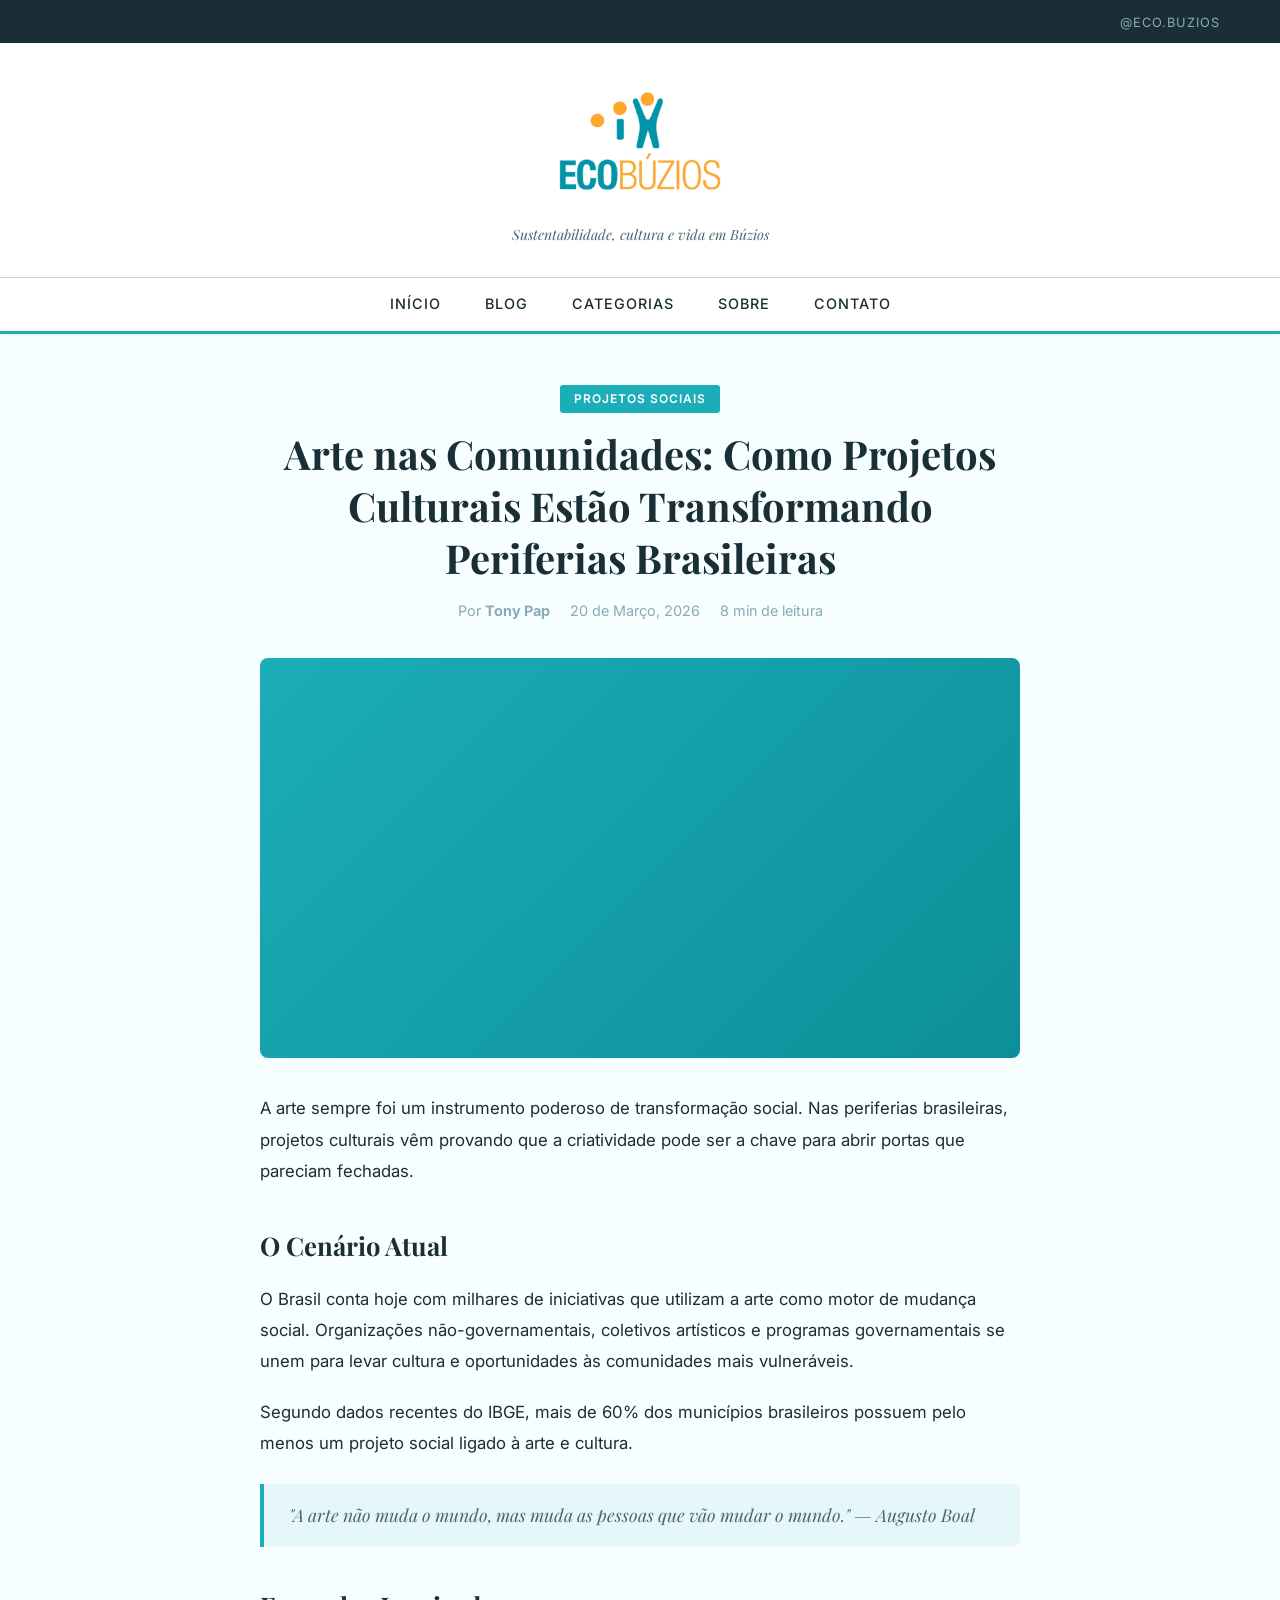
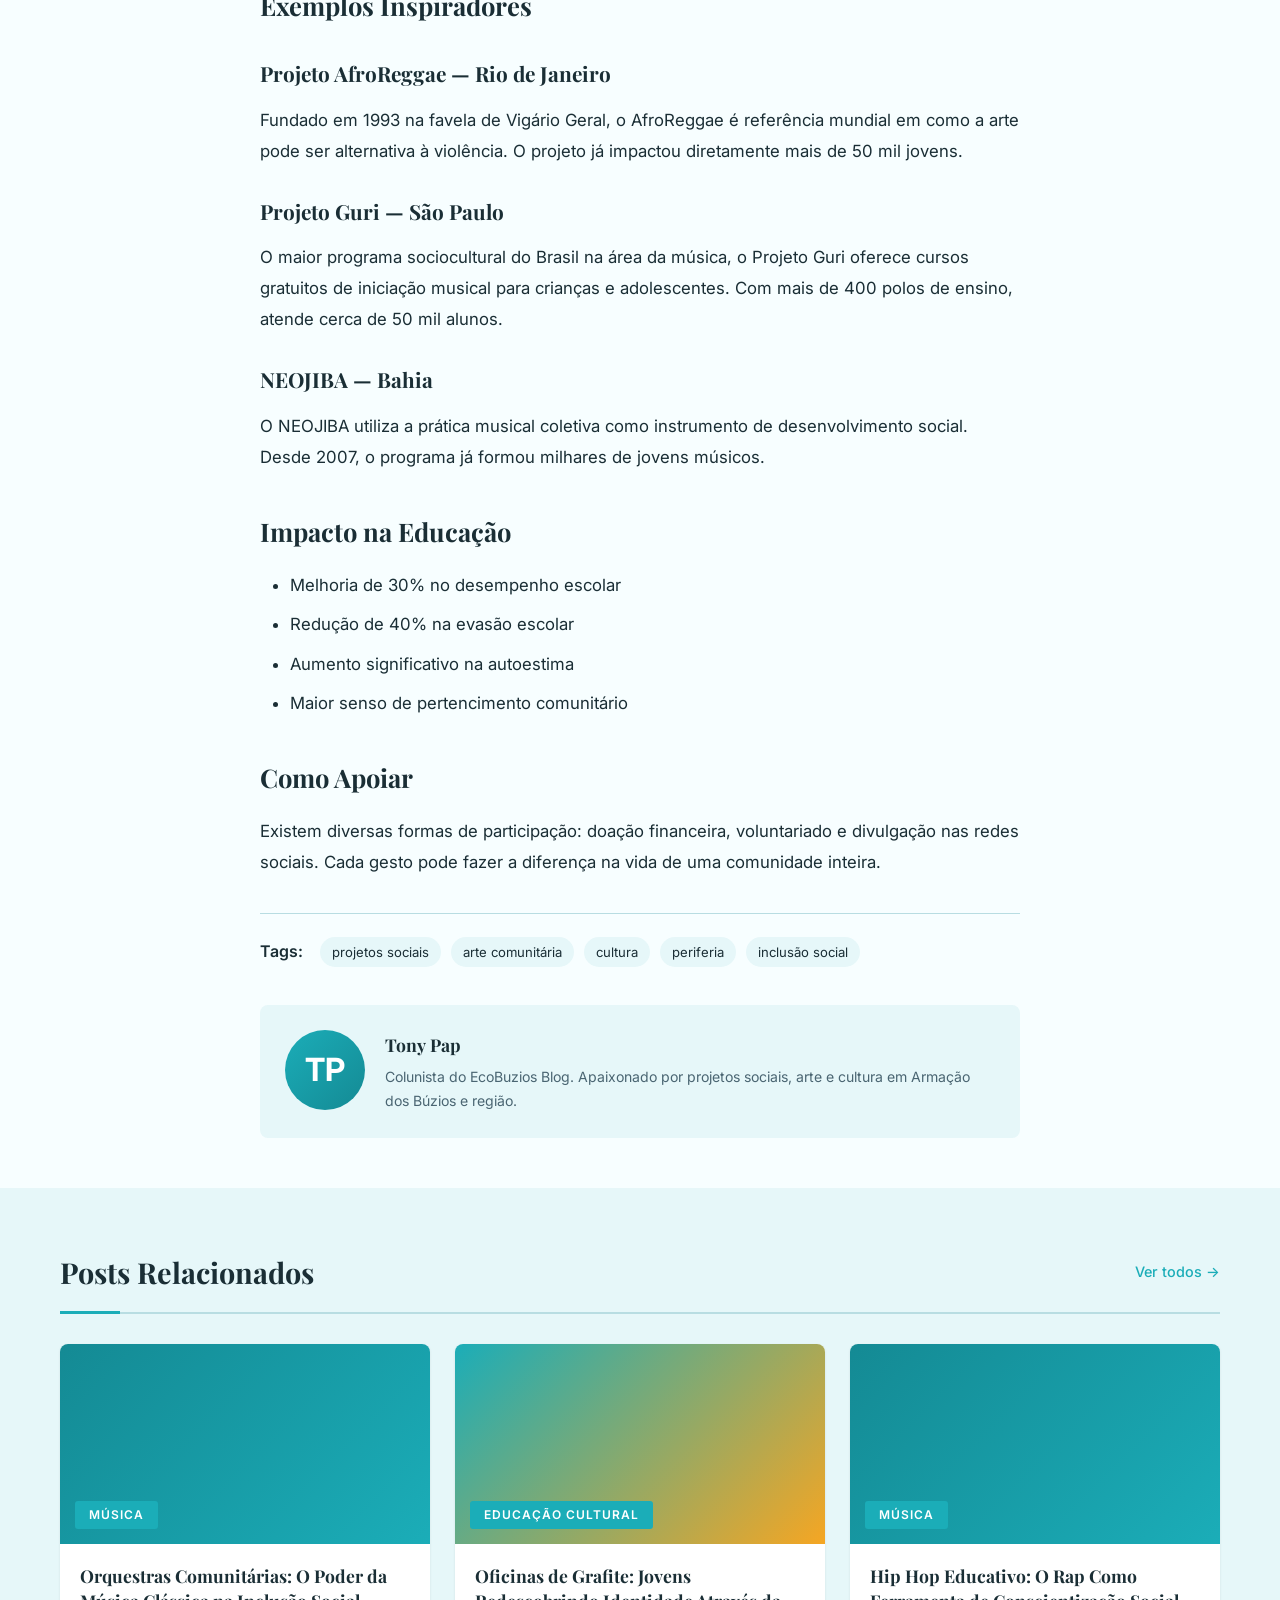
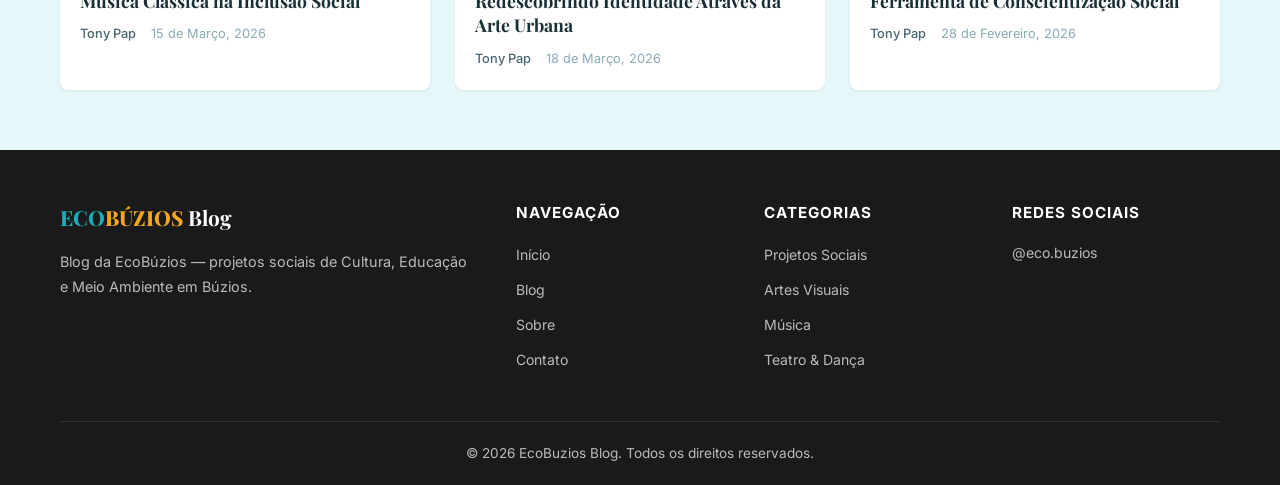
<file: post.html>
<!DOCTYPE html>
<html lang="pt-BR">
<head>
    <meta charset="UTF-8">
    <meta name="viewport" content="width=device-width, initial-scale=1.0">
    <title>Arte nas Comunidades – EcoBuzios Blog</title>
    <meta name="description" content="Conheça iniciativas que levam música, teatro e artes visuais para comunidades em situação de vulnerabilidade social.">
    <link rel="preconnect" href="https://fonts.googleapis.com">
    <link rel="preconnect" href="https://fonts.gstatic.com" crossorigin>
    <link href="https://fonts.googleapis.com/css2?family=Playfair+Display:ital,wght@0,400;0,700;1,400&family=Inter:wght@300;400;500;600;700;800;900&family=Nunito:wght@900&display=swap" rel="stylesheet">
    <link rel="stylesheet" href="css/style.css">
</head>
<body>
    <!-- Header -->
    <header class="site-header">
        <div class="header-top">
            <div class="container">
                <div class="social-links">
                    <a href="https://instagram.com/eco.buzios">@eco.buzios</a>
                </div>
            </div>
        </div>
        <div class="header-main">
            <div class="container">
                <a href="index.html" class="logo">
                    <img src="images/ecobuzios-logo.jpeg" alt="EcoBúzios" class="logo-img">
                    <span class="tagline">Sustentabilidade, cultura e vida em Búzios</span>
                </a>
            </div>
        </div>
        <nav class="main-nav">
            <div class="container">
                <button class="menu-toggle" aria-label="Abrir menu">&#9776;</button>
                <ul class="nav-menu">
                    <li><a href="index.html">Início</a></li>
                    <li><a href="blog.html">Blog</a></li>
                    <li class="has-dropdown">
                        <a href="#">Categorias</a>
                        <ul class="dropdown">
                            <li><a href="categoria.html?cat=projetos-sociais">Projetos Sociais</a></li>
                            <li><a href="categoria.html?cat=artes-visuais">Artes Visuais</a></li>
                            <li><a href="categoria.html?cat=musica">Música</a></li>
                            <li><a href="categoria.html?cat=teatro-danca">Teatro & Dança</a></li>
                            <li><a href="categoria.html?cat=educacao-cultural">Educação Cultural</a></li>
                            <li><a href="categoria.html?cat=eventos">Eventos</a></li>
                        </ul>
                    </li>
                    <li><a href="sobre.html">Sobre</a></li>
                    <li><a href="contato.html">Contato</a></li>
                </ul>
            </div>
        </nav>
    </header>

    <!-- Post -->
    <article class="post-single">
        <div class="container">
            <div class="post-single-header">
                <span class="category-badge" id="post-category"></span>
                <h1 id="post-title"></h1>
                <div class="post-single-meta">
                    <span>Por <strong>Tony Pap</strong></span>
                    <span id="post-date"></span>
                    <span id="post-read-time"></span>
                </div>
            </div>

            <div class="post-single-image" id="post-image" style="border-radius: 8px;"></div>

            <div class="post-single-content" id="post-content"></div>

            <div class="post-tags" id="post-tags"></div>

            <div class="author-box">
                <div class="author-avatar" style="background: linear-gradient(135deg, #1BADB8, #148a94); border-radius: 50%; display: flex; align-items: center; justify-content: center; color: white; font-size: 2rem; font-weight: bold;">TP</div>
                <div class="author-info">
                    <h4>Tony Pap</h4>
                    <p>Colunista do EcoBuzios Blog. Apaixonado por projetos sociais, arte e cultura em Armação dos Búzios e região.</p>
                </div>
            </div>
        </div>
    </article>

    <!-- Related Posts -->
    <section class="latest-posts" style="background: #e6f7f9;">
        <div class="container">
            <div class="section-header">
                <h2>Posts Relacionados</h2>
                <a href="blog.html" class="view-all">Ver todos &rarr;</a>
            </div>
            <div class="posts-grid" id="related-posts"></div>
        </div>
    </section>

    <!-- Footer -->
    <footer class="site-footer">
        <div class="container">
            <div class="footer-grid">
                <div class="footer-about">
                    <h3><span style="color:#1BADB8;font-weight:800;">ECO</span><span style="color:#F5A623;font-weight:800;">BÚZIOS</span> Blog</h3>
                    <p>Blog da EcoBúzios — projetos sociais de Cultura, Educação e Meio Ambiente em Búzios.</p>
                </div>
                <div class="footer-links">
                    <h4>Navegação</h4>
                    <ul>
                        <li><a href="index.html">Início</a></li>
                        <li><a href="blog.html">Blog</a></li>
                        <li><a href="sobre.html">Sobre</a></li>
                        <li><a href="contato.html">Contato</a></li>
                    </ul>
                </div>
                <div class="footer-categories">
                    <h4>Categorias</h4>
                    <ul>
                        <li><a href="categoria.html?cat=projetos-sociais">Projetos Sociais</a></li>
                        <li><a href="categoria.html?cat=artes-visuais">Artes Visuais</a></li>
                        <li><a href="categoria.html?cat=musica">Música</a></li>
                        <li><a href="categoria.html?cat=teatro-danca">Teatro & Dança</a></li>
                    </ul>
                </div>
                <div class="footer-social">
                    <h4>Redes Sociais</h4>
                    <div class="social-icons">
                        <a href="https://instagram.com/eco.buzios">@eco.buzios</a>
                    </div>
                </div>
            </div>
            <div class="footer-bottom">
                <p>&copy; 2026 EcoBuzios Blog. Todos os direitos reservados.</p>
            </div>
        </div>
    </footer>

    <script src="js/main.js"></script>
    <script>
    var posts = {
        1: {
            title: 'Arte nas Comunidades: Como Projetos Culturais Estão Transformando Periferias Brasileiras',
            category: 'Projetos Sociais',
            date: '20 de Março, 2026',
            readTime: '8 min de leitura',
            image: "url('https://images.unsplash.com/photo-1513364776144-60967b0f800f?w=900&h=500&fit=crop') center/cover, linear-gradient(135deg, #1BADB8, #0d8f99)",
            tags: ['projetos sociais', 'arte comunitária', 'cultura', 'periferia', 'inclusão social'],
            content: '<p>A arte sempre foi um instrumento poderoso de transformação social. Nas periferias brasileiras, projetos culturais vêm provando que a criatividade pode ser a chave para abrir portas que pareciam fechadas.</p><h2>O Cenário Atual</h2><p>O Brasil conta hoje com milhares de iniciativas que utilizam a arte como motor de mudança social. Organizações não-governamentais, coletivos artísticos e programas governamentais se unem para levar cultura e oportunidades às comunidades mais vulneráveis.</p><p>Segundo dados recentes do IBGE, mais de 60% dos municípios brasileiros possuem pelo menos um projeto social ligado à arte e cultura.</p><blockquote>"A arte não muda o mundo, mas muda as pessoas que vão mudar o mundo." — Augusto Boal</blockquote><h2>Exemplos Inspiradores</h2><h3>Projeto AfroReggae — Rio de Janeiro</h3><p>Fundado em 1993 na favela de Vigário Geral, o AfroReggae é referência mundial em como a arte pode ser alternativa à violência. O projeto já impactou diretamente mais de 50 mil jovens.</p><h3>Projeto Guri — São Paulo</h3><p>O maior programa sociocultural do Brasil na área da música, o Projeto Guri oferece cursos gratuitos de iniciação musical para crianças e adolescentes. Com mais de 400 polos de ensino, atende cerca de 50 mil alunos.</p><h3>NEOJIBA — Bahia</h3><p>O NEOJIBA utiliza a prática musical coletiva como instrumento de desenvolvimento social. Desde 2007, o programa já formou milhares de jovens músicos.</p><h2>Impacto na Educação</h2><ul><li>Melhoria de 30% no desempenho escolar</li><li>Redução de 40% na evasão escolar</li><li>Aumento significativo na autoestima</li><li>Maior senso de pertencimento comunitário</li></ul><h2>Como Apoiar</h2><p>Existem diversas formas de participação: doação financeira, voluntariado e divulgação nas redes sociais. Cada gesto pode fazer a diferença na vida de uma comunidade inteira.</p>'
        },
        2: {
            title: 'Oficinas de Grafite: Jovens Redescobrindo Identidade Através da Arte Urbana',
            category: 'Educação Cultural',
            date: '18 de Março, 2026',
            readTime: '6 min de leitura',
            image: "url('https://images.unsplash.com/photo-1569091791842-7cfb64e04797?w=900&h=500&fit=crop') center/cover, linear-gradient(135deg, #1BADB8, #F5A623)",
            tags: ['grafite', 'arte urbana', 'juventude', 'identidade', 'educação'],
            content: '<p>O grafite deixou de ser visto como vandalismo para se tornar uma das mais poderosas formas de expressão artística contemporânea. Em comunidades do Rio de Janeiro e São Paulo, oficinas de grafite estão transformando a vida de jovens.</p><h2>A Arte de Rua Como Educação</h2><p>Projetos como o Spray Certo e o Grafite Consciente oferecem oficinas gratuitas onde jovens aprendem técnicas de arte urbana enquanto desenvolvem habilidades socioemocionais e senso crítico.</p><p>Os participantes não apenas aprendem a pintar muros, mas também a contar histórias, expressar sentimentos e discutir questões sociais através da arte visual.</p><h2>Resultados Transformadores</h2><p>Pesquisas mostram que jovens participantes de oficinas de grafite apresentam maior engajamento escolar, melhoria na autoestima e redução de comportamentos de risco.</p><blockquote>"O muro é nossa tela, e a cidade é nossa galeria." — Coletivo Spray Certo</blockquote><h2>Identidade e Pertencimento</h2><p>Através do grafite, jovens de periferias encontram uma forma de marcar presença, contar suas histórias e transformar espaços públicos deteriorados em verdadeiras galerias a céu aberto.</p><p>As oficinas também promovem discussões sobre patrimônio público, responsabilidade social e o papel da arte na construção de identidades comunitárias.</p><h2>Como Participar</h2><p>Se você é jovem e quer participar de oficinas de grafite, procure projetos sociais em sua comunidade. Muitas ONGs oferecem cursos gratuitos com material incluso.</p>'
        },
        3: {
            title: 'Orquestras Comunitárias: O Poder da Música Clássica na Inclusão Social',
            category: 'Música',
            date: '15 de Março, 2026',
            readTime: '7 min de leitura',
            image: "url('https://images.unsplash.com/photo-1465847899084-d164df4dedc6?w=900&h=500&fit=crop') center/cover, linear-gradient(135deg, #148a94, #1BADB8)",
            tags: ['música', 'orquestra', 'inclusão social', 'educação musical', 'juventude'],
            content: '<p>Do Projeto Guri ao NEOJIBA, orquestras comunitárias estão democratizando o acesso à música erudita e transformando a vida de milhares de jovens brasileiros.</p><h2>Música Para Todos</h2><p>A ideia de que música clássica é "coisa de elite" está sendo desafiada por dezenas de projetos espalhados pelo Brasil. Orquestras comunitárias oferecem formação musical gratuita e de qualidade para crianças e jovens de baixa renda.</p><h2>O Modelo NEOJIBA</h2><p>Inspirado no Sistema Nacional de Orquestras da Venezuela, o NEOJIBA da Bahia é referência internacional. O programa já formou milhares de músicos, muitos hoje integrando orquestras profissionais no Brasil e no exterior.</p><blockquote>"A música não conhece barreiras sociais. Ela une, transforma e liberta." — Maestro Ricardo Castro</blockquote><h2>Impacto Comprovado</h2><p>Estudos mostram que a prática musical coletiva desenvolve disciplina, trabalho em equipe, concentração e autoestima. Alunos de orquestras comunitárias têm melhor desempenho escolar e menor taxa de evasão.</p><h2>Projeto Guri</h2><p>Com mais de 400 polos em São Paulo, o Projeto Guri é o maior programa sociocultural do Brasil na área musical. Atende cerca de 50 mil alunos com cursos de instrumentos de cordas, sopro, percussão e canto coral.</p><p>O programa também oferece aulas de lutheria, formando jovens para a construção e manutenção de instrumentos musicais.</p>'
        },
        4: {
            title: 'Teatro do Oprimido: Metodologia Que Dá Voz às Comunidades',
            category: 'Teatro & Dança',
            date: '12 de Março, 2026',
            readTime: '7 min de leitura',
            image: "url('https://images.unsplash.com/photo-1503095396549-807759245b35?w=900&h=500&fit=crop') center/cover, linear-gradient(135deg, #F5A623, #e8941a)",
            tags: ['teatro', 'Augusto Boal', 'comunidade', 'expressão', 'arte cênica'],
            content: '<p>A técnica criada por Augusto Boal continua inspirando grupos teatrais em projetos sociais por todo o Brasil, dando voz a comunidades que antes eram apenas espectadoras de suas próprias histórias.</p><h2>O Que É o Teatro do Oprimido</h2><p>Criado pelo dramaturgo brasileiro Augusto Boal nos anos 1970, o Teatro do Oprimido é uma metodologia teatral que transforma o espectador em protagonista da ação dramática. A técnica utiliza o teatro como ferramenta de discussão e transformação social.</p><h2>Teatro-Fórum</h2><p>Uma das técnicas mais populares, o Teatro-Fórum apresenta uma cena de opressão e convida o público a substituir os atores e propor soluções. Essa interação estimula o pensamento crítico e a busca coletiva por alternativas.</p><blockquote>"Todo mundo atua, age, interpreta. Somos todos atores. Até os atores!" — Augusto Boal</blockquote><h2>Aplicações Contemporâneas</h2><p>Hoje, o Teatro do Oprimido é utilizado em escolas, presídios, centros de saúde mental, comunidades indígenas e movimentos sociais em mais de 70 países.</p><p>No Brasil, o Centro de Teatro do Oprimido (CTO) no Rio de Janeiro mantém vivo o legado de Boal, formando multiplicadores e realizando apresentações em comunidades.</p><h2>Resultados</h2><ul><li>Desenvolvimento da expressão verbal e corporal</li><li>Fortalecimento da autoestima e identidade</li><li>Capacidade de análise crítica da realidade</li><li>Empoderamento de grupos marginalizados</li></ul>'
        },
        5: {
            title: 'Muralismo Social: Quando Paredes Contam Histórias de Resistência',
            category: 'Artes Visuais',
            date: '10 de Março, 2026',
            readTime: '6 min de leitura',
            image: "url('https://images.unsplash.com/photo-1558618666-fcd25c85f82e?w=900&h=500&fit=crop') center/cover, linear-gradient(135deg, #1BADB8, #25c4d0)",
            tags: ['muralismo', 'arte visual', 'resistência', 'comunidade', 'arte pública'],
            content: '<p>Artistas muralistas transformam espaços públicos em galerias a céu aberto, celebrando a cultura local e promovendo pertencimento em comunidades de todo o Brasil.</p><h2>A Tradição do Muralismo</h2><p>O muralismo tem raízes profundas na América Latina, com artistas como Diego Rivera e David Alfaro Siqueiros usando paredes como meio de comunicação popular. No Brasil, essa tradição se reinventa nas periferias.</p><h2>Favela Painting</h2><p>Projetos como o Favela Painting transformaram comunidades inteiras em obras de arte. Casas pintadas com cores vibrantes não apenas embelezam o espaço, mas fortalecem a identidade e o orgulho comunitário.</p><blockquote>"Cada muro pintado é uma história contada, uma voz que se faz ouvir." — Coletivo Mural Social</blockquote><h2>Museu NAMI</h2><p>Fundado pela artista Panmela Castro, o Museu NAMI é um projeto de arte aberta que utiliza murais para promover igualdade de gênero, direitos humanos e empoderamento comunitário no Rio de Janeiro.</p><h2>Impacto Visual e Social</h2><p>O muralismo social vai além da estética. Os projetos envolvem a comunidade no processo criativo, promovem oficinas de arte e criam espaços de diálogo sobre questões sociais relevantes.</p>'
        },
        6: {
            title: 'Festival Cultural das Periferias 2026: Programação e Destaques',
            category: 'Eventos',
            date: '8 de Março, 2026',
            readTime: '5 min de leitura',
            image: "url('https://images.unsplash.com/photo-1533174072545-7a4b6ad7a6c8?w=900&h=500&fit=crop') center/cover, linear-gradient(135deg, #F5A623, #1BADB8)",
            tags: ['festival', 'eventos', 'cultura periférica', 'programação', 'arte'],
            content: '<p>O maior festival de cultura periférica do país reúne artistas, educadores e ativistas em três dias de celebração da diversidade cultural brasileira.</p><h2>Sobre o Festival</h2><p>Em sua 8ª edição, o Festival Cultural das Periferias acontece entre os dias 15 e 17 de abril de 2026, em São Paulo. O evento reúne mais de 200 artistas de todas as regiões do Brasil.</p><h2>Programação</h2><p>O festival conta com apresentações de música, teatro, dança, poesia, grafite ao vivo, rodas de conversa e oficinas. Entre os destaques estão shows de rap, samba de roda, maracatu e forró.</p><h2>Destaques 2026</h2><ul><li>Show de abertura com Emicida e Racionais MCs</li><li>Mostra de filmes periféricos com 30 curtas-metragens</li><li>Batalha nacional de poesia falada (slam)</li><li>Feira de economia criativa com 50 empreendedores</li><li>Oficinas de DJ, beatbox, grafite e fotografia</li></ul><blockquote>"A periferia é o centro da cultura brasileira." — Lema do Festival</blockquote><h2>Como Participar</h2><p>A entrada é gratuita. O festival acontece em espaços públicos e culturais da zona sul de São Paulo. A programação completa está disponível nas redes sociais do evento.</p>'
        },
        7: {
            title: 'Artesanato Como Renda: Cooperativas Que Unem Cultura e Economia Solidária',
            category: 'Projetos Sociais',
            date: '5 de Março, 2026',
            readTime: '7 min de leitura',
            image: "url('https://images.unsplash.com/photo-1452587925148-ce544e77e70d?w=900&h=500&fit=crop') center/cover, linear-gradient(135deg, #148a94, #1BADB8)",
            tags: ['artesanato', 'economia solidária', 'cooperativas', 'cultura', 'renda'],
            content: '<p>Grupos de artesãos em diversas regiões do Brasil mostram que tradição e sustentabilidade econômica caminham juntas, criando modelos de desenvolvimento inclusivo.</p><h2>Artesanato e Identidade</h2><p>O artesanato brasileiro é patrimônio cultural vivo. Técnicas passadas de geração em geração carregam histórias, crenças e saberes ancestrais. Cooperativas de artesãos estão transformando esse patrimônio em fonte sustentável de renda.</p><h2>Cooperativa das Rendeiras de Aquiraz</h2><p>No Ceará, as rendeiras de Aquiraz mantêm viva a tradição da renda de bilro há mais de 200 anos. A cooperativa reúne mais de 100 artesãs e comercializa peças para todo o Brasil e exterior.</p><h2>Cerâmica do Vale do Jequitinhonha</h2><p>No nordeste de Minas Gerais, artesãs do Vale do Jequitinhonha criam peças de cerâmica que são reconhecidas como arte popular brasileira. As cooperativas locais permitem que essas mulheres tenham autonomia financeira.</p><blockquote>"Nossas mãos contam histórias que livros não conseguem." — Dona Maria, artesã do Jequitinhonha</blockquote><h2>Economia Criativa</h2><p>O artesanato movimenta bilhões de reais por ano no Brasil. Cooperativas e associações de artesãos criam cadeias produtivas sustentáveis que valorizam o trabalho manual e preservam tradições culturais.</p>'
        },
        8: {
            title: 'Bibliotecas Comunitárias: Espaços de Cultura e Transformação Social',
            category: 'Educação Cultural',
            date: '2 de Março, 2026',
            readTime: '6 min de leitura',
            image: "url('https://images.unsplash.com/photo-1507842217343-583bb7270b66?w=900&h=500&fit=crop') center/cover, linear-gradient(135deg, #1BADB8, #F5A623)",
            tags: ['bibliotecas', 'leitura', 'educação', 'comunidade', 'literatura'],
            content: '<p>Como iniciativas de leitura estão criando pontes entre literatura, arte e cidadania em bairros periféricos de todo o Brasil.</p><h2>Mais Que Livros</h2><p>Bibliotecas comunitárias são muito mais do que espaços para guardar livros. São centros culturais onde a comunidade se encontra, aprende, debate e se transforma. Em periferias brasileiras, essas iniciativas são verdadeiros oásis de conhecimento.</p><h2>Biblioteca Sementes de Leitura</h2><p>No Complexo do Alemão, no Rio de Janeiro, a Biblioteca Sementes de Leitura atende centenas de crianças e adultos com acervo de mais de 5 mil livros, oficinas literárias, contação de histórias e saraus.</p><h2>Rede Nacional de Bibliotecas Comunitárias</h2><p>O Brasil conta com mais de 1.500 bibliotecas comunitárias, a maioria criada e mantida por moradores voluntários. A Rede Nacional articula essas iniciativas, promove formação e facilita o acesso a acervos.</p><blockquote>"Um livro pode mudar uma vida. Uma biblioteca pode mudar uma comunidade inteira." — Rede de Bibliotecas Comunitárias</blockquote><h2>Impacto</h2><ul><li>Incentivo à leitura desde a primeira infância</li><li>Espaço seguro para crianças e adolescentes</li><li>Promoção de eventos culturais locais</li><li>Formação de mediadores de leitura</li><li>Acesso gratuito à informação e cultura</li></ul>'
        },
        10: {
            title: 'CircoLo Social de Búzios: Mais de 20 Anos Transformando Vidas Pela Arte Circense',
            category: 'Projetos Sociais',
            date: '23 de Março, 2026',
            readTime: '8 min de leitura',
            image: "url('https://images.unsplash.com/photo-1520209268518-aec60b8bb5ca?w=900&h=500&fit=crop') center/cover, linear-gradient(135deg, #1BADB8, #F5A623)",
            tags: ['circo', 'projeto social', 'Búzios', 'educação', 'arte circense', 'CircoLo Social'],
            content: '<p>Desde 2003, o Projeto CircoLo Social transforma a realidade de crianças, adolescentes e adultos em Armação dos Búzios através da arte circense. Única iniciativa do gênero em toda a Região dos Lagos, o projeto já impactou mais de 7 mil famílias e se consolidou como referência de transformação social pela cultura.</p><h2>A História do CircoLo Social</h2><p>Criado e gerido pela Associação Bem-Querer (ASBEMQ), o CircoLo Social nasceu com apenas 35 participantes e um sonho: usar o circo como ferramenta de inclusão e desenvolvimento humano. Mais de duas décadas depois, o projeto atende centenas de alunos por ano, com aulas gratuitas de técnicas circenses, teatro e expressão corporal.</p><p>A iniciativa funciona no Espaço Cultural CircoLo de Criação, na Estrada da Usina Velha, 179, no Centro de Búzios, e conta também com um núcleo no bairro Rasa, ampliando o alcance para comunidades mais distantes do centro turístico da cidade.</p><h2>Como Funciona</h2><p>As aulas acontecem às segundas, quartas e sextas-feiras, em três turnos — manhã (9h às 11h), tarde 1 (14h às 16h) e tarde 2 (16h30 às 18h30) — acompanhando o calendário escolar. O projeto oferece formação em diversas modalidades:</p><ul><li>Acrobacias aéreas e de solo</li><li>Equilíbrios e malabares</li><li>Técnicas de palhaço e teatro</li><li>Expressão corporal e dança</li><li>Música e literatura integradas à prática circense</li></ul><p>Os professores são qualificados, com formação na Escola Nacional de Circo e na UNIRIO, garantindo um ensino de excelência mesmo em um projeto gratuito e comunitário.</p><h2>Impacto Social</h2><p>O CircoLo Social vai muito além do ensino de técnicas circenses. O projeto promove valores como disciplina, comprometimento, perseverança e pontualidade, que se refletem diretamente no desempenho escolar e na vida pessoal dos participantes.</p><blockquote>"O circo ensina que é preciso cair para aprender a se levantar. Essa lição vale para o picadeiro e para a vida." — Antônio Carlos Pap Almeida, fundador do CircoLo Social</blockquote><p>Hoje, o projeto conta com uma equipe multidisciplinar de profissionais de circo, teatro, psicologia e educação física, oferecendo um acompanhamento integral aos participantes. Muitos ex-alunos seguiram carreira artística ou acadêmica, levando consigo os valores aprendidos no picadeiro.</p><h2>Reconhecimento e Conquistas</h2><p>A relevância do CircoLo Social é reconhecida por órgãos públicos e pela sociedade:</p><ul><li><strong>2009</strong> — Título de Utilidade Pública do Município pela Câmara Municipal de Búzios</li><li><strong>2011</strong> — Indicação ao Prêmio de Cultura do Estado do Rio de Janeiro na categoria Circo</li><li><strong>2023</strong> — Celebração dos 20 anos com o espetáculo "Festa"</li></ul><p>O projeto é financiado pela Enel via Lei de Incentivo à Cultura do ICMS, e para 2026 a meta é ampliar o atendimento para 300 alunos.</p><h2>Desafios e Esperança</h2><p>Apesar das conquistas, o CircoLo Social enfrenta desafios financeiros, especialmente após cortes de financiamento por parte da gestão pública municipal. Mesmo assim, a Associação Bem-Querer segue firme na missão de manter viva a única escola de circo da Região dos Lagos.</p><p>Para a comunidade de Búzios, o CircoLo é muito mais que um projeto social — é um espaço de acolhimento, sonho e transformação onde crianças que antes não tinham perspectivas descobrem que podem voar.</p><h2>Como Participar</h2><p>As inscrições são gratuitas e voltadas a crianças a partir de 7 anos. O pré-cadastro pode ser feito online e a matrícula é efetivada presencialmente com entrega de documentos. Para mais informações, siga <strong>@circolosocial</strong> no Instagram ou acesse as redes sociais do projeto.</p>'
        },
        9: {
            title: 'Hip Hop Educativo: O Rap Como Ferramenta de Conscientização Social',
            category: 'Música',
            date: '28 de Fevereiro, 2026',
            readTime: '6 min de leitura',
            image: "url('https://images.unsplash.com/photo-1547355253-ff0740132f5f?w=900&h=500&fit=crop') center/cover, linear-gradient(135deg, #148a94, #1BADB8)",
            tags: ['hip hop', 'rap', 'educação', 'consciência social', 'juventude'],
            content: '<p>Projetos utilizam o hip hop como linguagem para discutir cidadania, história e identidade com jovens da periferia, provando que cultura e educação podem andar juntas.</p><h2>O Hip Hop Como Movimento Cultural</h2><p>Mais do que um gênero musical, o hip hop é um movimento cultural completo que engloba quatro elementos: rap (MC), DJ, break dance e grafite. No Brasil, esse movimento se tornou uma das mais poderosas ferramentas de educação popular.</p><h2>Projetos Transformadores</h2><p>Iniciativas como o Hip Hop Educativo e o Rap da Escola utilizam a música como ponte para discutir temas como história, matemática, português e cidadania de forma que dialogue com a realidade dos jovens.</p><h2>Batalhas de Conhecimento</h2><p>Inspiradas nas batalhas de freestyle, as "batalhas de conhecimento" propõem que jovens rimem sobre temas escolares e sociais, unindo diversão e aprendizado.</p><blockquote>"O rap é o jornal da periferia, a voz de quem não tem microfone." — Mano Brown</blockquote><h2>Resultados</h2><ul><li>Maior engajamento de jovens no ambiente escolar</li><li>Desenvolvimento da expressão verbal e escrita</li><li>Fortalecimento da identidade cultural</li><li>Redução da violência e evasão escolar</li><li>Formação de novos artistas e produtores culturais</li></ul><h2>Como Apoiar</h2><p>Muitos projetos de hip hop educativo dependem de doações e voluntários. Procure iniciativas em sua cidade e descubra como contribuir.</p>'
        }
    };

    (function() {
        var params = new URLSearchParams(window.location.search);
        var id = parseInt(params.get('id')) || 1;
        var post = posts[id] || posts[1];

        document.getElementById('post-category').textContent = post.category;
        document.getElementById('post-title').textContent = post.title;
        document.getElementById('post-date').textContent = post.date;
        document.getElementById('post-read-time').textContent = post.readTime;
        document.getElementById('post-image').style.background = post.image;
        document.getElementById('post-content').innerHTML = post.content;
        document.title = post.title + ' – EcoBuzios Blog';

        var tagsHtml = '<span>Tags:</span>';
        post.tags.forEach(function(tag) {
            tagsHtml += ' <a href="#" class="tag">' + tag + '</a>';
        });
        document.getElementById('post-tags').innerHTML = tagsHtml;

        // Related posts (3 random different posts)
        var allIds = Object.keys(posts).map(Number).filter(function(pid) { return pid !== id; });
        var related = [];
        while (related.length < 3 && allIds.length > 0) {
            var idx = Math.floor(Math.random() * allIds.length);
            related.push(allIds.splice(idx, 1)[0]);
        }

        var relatedHtml = '';
        related.forEach(function(rid) {
            var rp = posts[rid];
            relatedHtml += '<article class="post-card"><a href="post.html?id=' + rid + '">' +
                '<div class="post-image" style="background: ' + rp.image + '; background-size: cover; background-position: center;">' +
                '<span class="category-badge">' + rp.category + '</span></div>' +
                '<div class="post-card-content"><h3>' + rp.title + '</h3>' +
                '<div class="post-meta"><span class="author">Tony Pap</span>' +
                '<span class="date">' + rp.date + '</span></div></div></a></article>';
        });
        document.getElementById('related-posts').innerHTML = relatedHtml;
    })();
    </script>
</body>
</html>
</file>
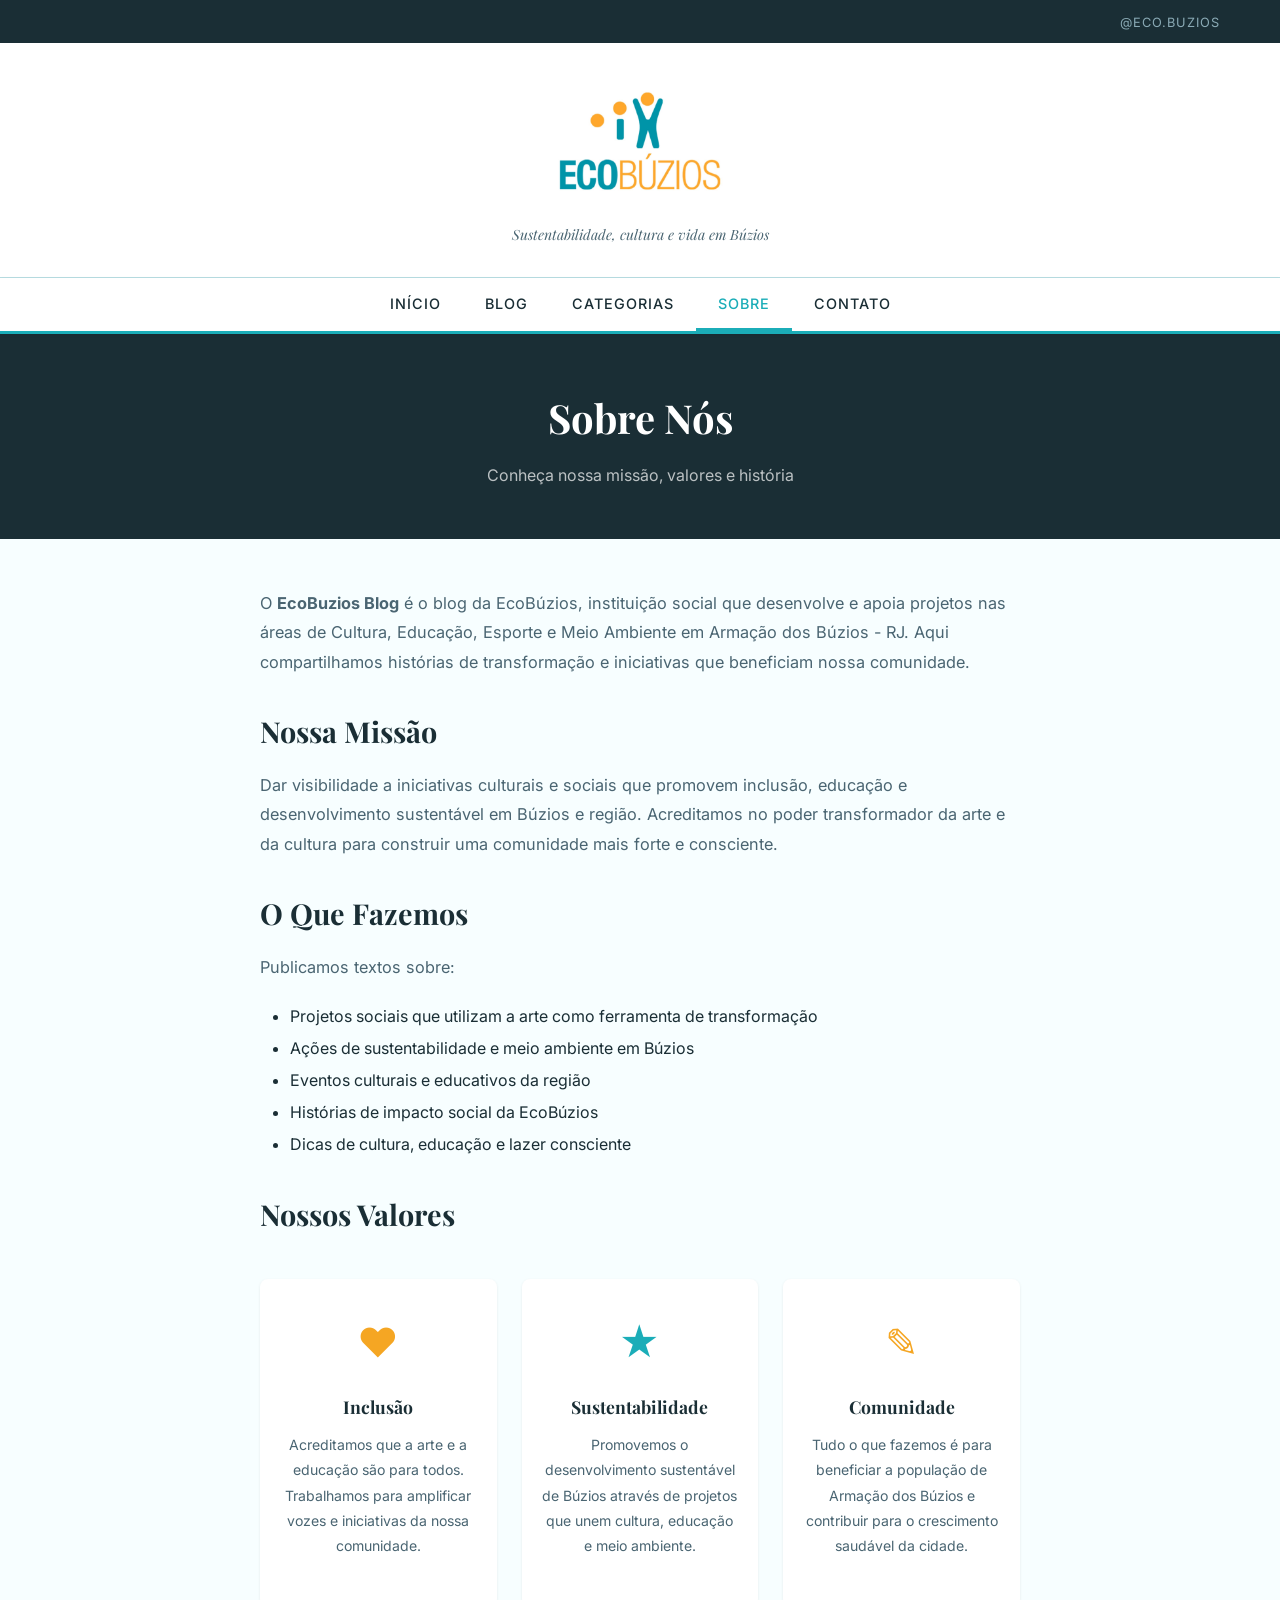
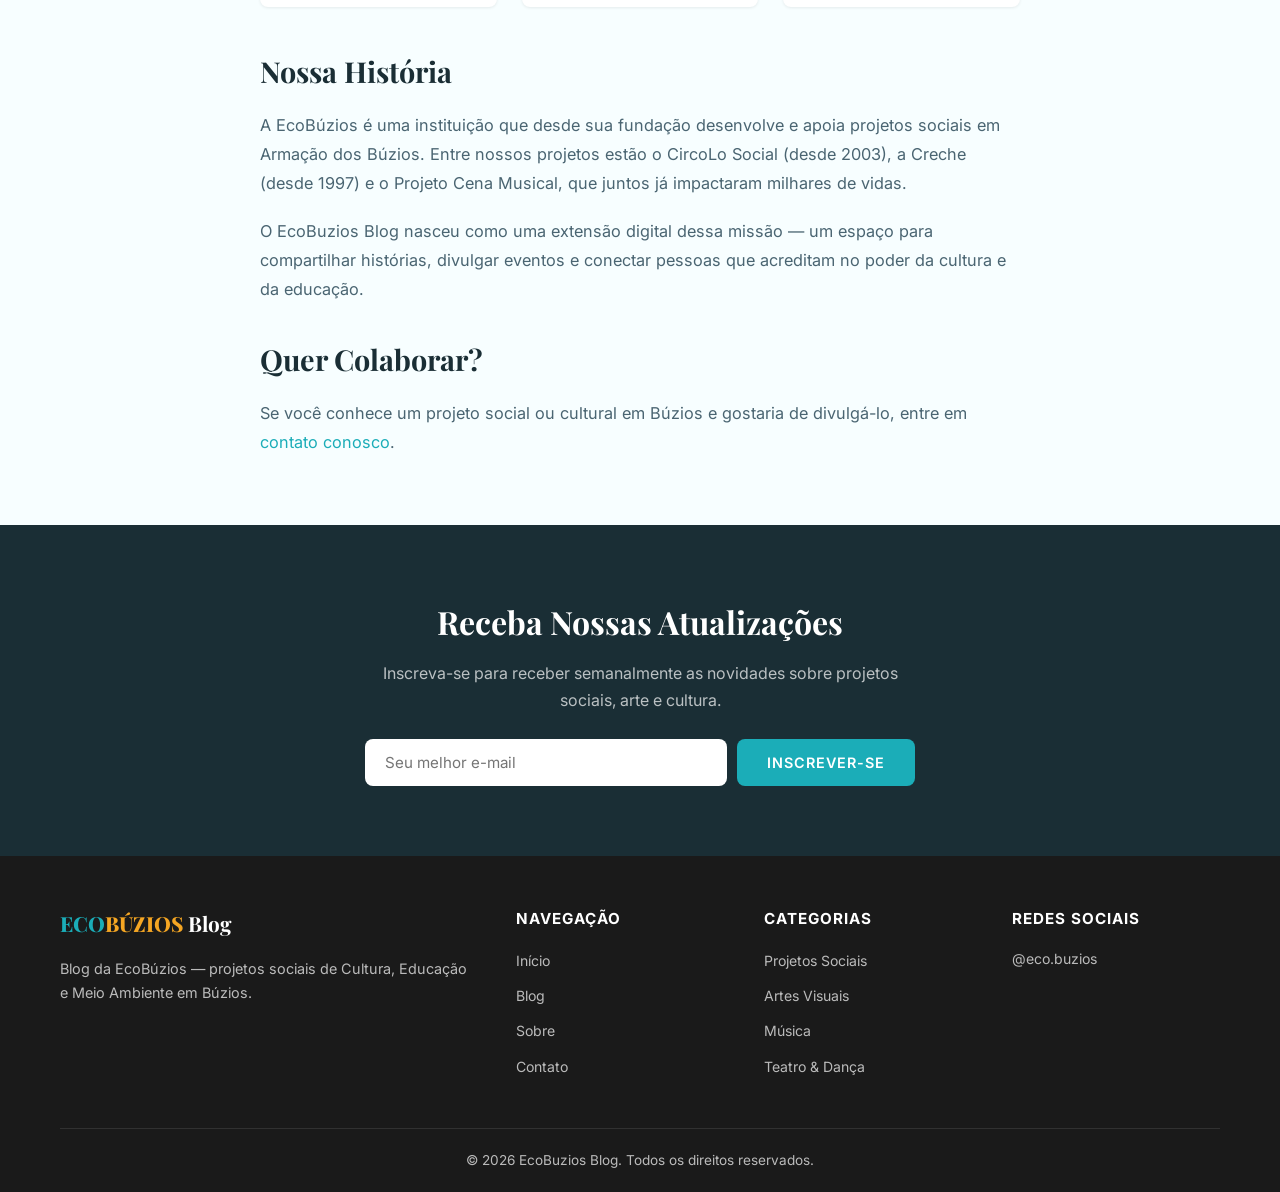
<file: sobre.html>
<!DOCTYPE html>
<html lang="pt-BR">
<head>
    <meta charset="UTF-8">
    <meta name="viewport" content="width=device-width, initial-scale=1.0">
    <title>Sobre – EcoBuzios Blog</title>
    <meta name="description" content="Conheça o blog EcoBuzios Blog, dedicado a divulgar projetos sociais ligados à arte e cultura no Brasil.">
    <link rel="preconnect" href="https://fonts.googleapis.com">
    <link rel="preconnect" href="https://fonts.gstatic.com" crossorigin>
    <link href="https://fonts.googleapis.com/css2?family=Playfair+Display:ital,wght@0,400;0,700;1,400&family=Inter:wght@300;400;500;600;700;800;900&family=Nunito:wght@900&display=swap" rel="stylesheet">
    <link rel="stylesheet" href="css/style.css">
</head>
<body>
    <!-- Header -->
    <header class="site-header">
        <div class="header-top">
            <div class="container">
                <div class="social-links">
                    <a href="https://instagram.com/eco.buzios">@eco.buzios</a>
                </div>
            </div>
        </div>
        <div class="header-main">
            <div class="container">
                <a href="index.html" class="logo">
                    <img src="images/ecobuzios-logo.jpeg" alt="EcoBúzios" class="logo-img">
                    <span class="tagline">Sustentabilidade, cultura e vida em Búzios</span>
                </a>
            </div>
        </div>
        <nav class="main-nav">
            <div class="container">
                <button class="menu-toggle" aria-label="Abrir menu">&#9776;</button>
                <ul class="nav-menu">
                    <li><a href="index.html">Início</a></li>
                    <li><a href="blog.html">Blog</a></li>
                    <li class="has-dropdown">
                        <a href="#">Categorias</a>
                        <ul class="dropdown">
                            <li><a href="categoria.html?cat=projetos-sociais">Projetos Sociais</a></li>
                            <li><a href="categoria.html?cat=artes-visuais">Artes Visuais</a></li>
                            <li><a href="categoria.html?cat=musica">Música</a></li>
                            <li><a href="categoria.html?cat=teatro-danca">Teatro & Dança</a></li>
                            <li><a href="categoria.html?cat=educacao-cultural">Educação Cultural</a></li>
                            <li><a href="categoria.html?cat=eventos">Eventos</a></li>
                        </ul>
                    </li>
                    <li><a href="sobre.html" class="active">Sobre</a></li>
                    <li><a href="contato.html">Contato</a></li>
                </ul>
            </div>
        </nav>
    </header>

    <!-- Page Header -->
    <section class="page-header">
        <div class="container">
            <h1>Sobre Nós</h1>
            <p>Conheça nossa missão, valores e história</p>
        </div>
    </section>

    <!-- About Content -->
    <section class="about-content">
        <div class="container">
            <p>O <strong>EcoBuzios Blog</strong> é o blog da EcoBúzios, instituição social que desenvolve e apoia projetos nas áreas de Cultura, Educação, Esporte e Meio Ambiente em Armação dos Búzios - RJ. Aqui compartilhamos histórias de transformação e iniciativas que beneficiam nossa comunidade.</p>

            <h2>Nossa Missão</h2>
            <p>Dar visibilidade a iniciativas culturais e sociais que promovem inclusão, educação e desenvolvimento sustentável em Búzios e região. Acreditamos no poder transformador da arte e da cultura para construir uma comunidade mais forte e consciente.</p>

            <h2>O Que Fazemos</h2>
            <p>Publicamos textos sobre:</p>
            <ul style="padding-left: 30px; margin: 15px 0; line-height: 2;">
                <li>Projetos sociais que utilizam a arte como ferramenta de transformação</li>
                <li>Ações de sustentabilidade e meio ambiente em Búzios</li>
                <li>Eventos culturais e educativos da região</li>
                <li>Histórias de impacto social da EcoBúzios</li>
                <li>Dicas de cultura, educação e lazer consciente</li>
            </ul>

            <h2>Nossos Valores</h2>

            <div class="about-values">
                <div class="value-card">
                    <div class="value-icon" style="color: #F5A623;">&#9829;</div>
                    <h3>Inclusão</h3>
                    <p>Acreditamos que a arte e a educação são para todos. Trabalhamos para amplificar vozes e iniciativas da nossa comunidade.</p>
                </div>
                <div class="value-card">
                    <div class="value-icon" style="color: #1BADB8;">&#9733;</div>
                    <h3>Sustentabilidade</h3>
                    <p>Promovemos o desenvolvimento sustentável de Búzios através de projetos que unem cultura, educação e meio ambiente.</p>
                </div>
                <div class="value-card">
                    <div class="value-icon" style="color: #F5A623;">&#9998;</div>
                    <h3>Comunidade</h3>
                    <p>Tudo o que fazemos é para beneficiar a população de Armação dos Búzios e contribuir para o crescimento saudável da cidade.</p>
                </div>
            </div>

            <h2>Nossa História</h2>
            <p>A EcoBúzios é uma instituição que desde sua fundação desenvolve e apoia projetos sociais em Armação dos Búzios. Entre nossos projetos estão o CircoLo Social (desde 2003), a Creche (desde 1997) e o Projeto Cena Musical, que juntos já impactaram milhares de vidas.</p>

            <p>O EcoBuzios Blog nasceu como uma extensão digital dessa missão — um espaço para compartilhar histórias, divulgar eventos e conectar pessoas que acreditam no poder da cultura e da educação.</p>

            <h2>Quer Colaborar?</h2>
            <p>Se você conhece um projeto social ou cultural em Búzios e gostaria de divulgá-lo, entre em <a href="contato.html" style="color: #1BADB8;">contato conosco</a>.</p>
        </div>
    </section>

    <!-- Newsletter -->
    <section class="newsletter">
        <div class="container">
            <div class="newsletter-content">
                <h2>Receba Nossas Atualizações</h2>
                <p>Inscreva-se para receber semanalmente as novidades sobre projetos sociais, arte e cultura.</p>
                <form class="newsletter-form" onsubmit="event.preventDefault(); alert('Obrigado por se inscrever!');">
                    <input type="email" placeholder="Seu melhor e-mail" required>
                    <button type="submit">Inscrever-se</button>
                </form>
            </div>
        </div>
    </section>

    <!-- Footer -->
    <footer class="site-footer">
        <div class="container">
            <div class="footer-grid">
                <div class="footer-about">
                    <h3><span style="color:#1BADB8;font-weight:800;">ECO</span><span style="color:#F5A623;font-weight:800;">BÚZIOS</span> Blog</h3>
                    <p>Blog da EcoBúzios — projetos sociais de Cultura, Educação e Meio Ambiente em Búzios.</p>
                </div>
                <div class="footer-links">
                    <h4>Navegação</h4>
                    <ul>
                        <li><a href="index.html">Início</a></li>
                        <li><a href="blog.html">Blog</a></li>
                        <li><a href="sobre.html">Sobre</a></li>
                        <li><a href="contato.html">Contato</a></li>
                    </ul>
                </div>
                <div class="footer-categories">
                    <h4>Categorias</h4>
                    <ul>
                        <li><a href="categoria.html?cat=projetos-sociais">Projetos Sociais</a></li>
                        <li><a href="categoria.html?cat=artes-visuais">Artes Visuais</a></li>
                        <li><a href="categoria.html?cat=musica">Música</a></li>
                        <li><a href="categoria.html?cat=teatro-danca">Teatro & Dança</a></li>
                    </ul>
                </div>
                <div class="footer-social">
                    <h4>Redes Sociais</h4>
                    <div class="social-icons">
                        <a href="https://instagram.com/eco.buzios">@eco.buzios</a>
                    </div>
                </div>
            </div>
            <div class="footer-bottom">
                <p>&copy; 2026 EcoBuzios Blog. Todos os direitos reservados.</p>
            </div>
        </div>
    </footer>

    <script src="js/main.js"></script>
</body>
</html>
</file>
<file: css/style.css>
/* ===================================
   EcoBuzios Blog - Blog Styles
   =================================== */

/* Reset & Base */
*, *::before, *::after {
    margin: 0;
    padding: 0;
    box-sizing: border-box;
}

:root {
    --color-primary: #1BADB8;
    --color-primary-dark: #148a94;
    --color-secondary: #F5A623;
    --color-secondary-dark: #d4891a;
    --color-accent: #1BADB8;
    --color-text: #1a2e35;
    --color-text-light: #4a6572;
    --color-text-muted: #8aaab5;
    --color-bg: #f7feff;
    --color-bg-alt: #e6f7f9;
    --color-white: #fff;
    --color-border: #b8dde2;
    --font-heading: 'Playfair Display', Georgia, serif;
    --font-body: 'Inter', -apple-system, sans-serif;
    --shadow-sm: 0 1px 3px rgba(0,0,0,0.08);
    --shadow-md: 0 4px 12px rgba(0,0,0,0.1);
    --shadow-lg: 0 8px 30px rgba(0,0,0,0.12);
    --radius: 8px;
    --transition: 0.3s ease;
}

html {
    scroll-behavior: smooth;
}

body {
    font-family: var(--font-body);
    color: var(--color-text);
    background-color: var(--color-bg);
    line-height: 1.7;
    font-size: 16px;
}

a {
    color: inherit;
    text-decoration: none;
    transition: color var(--transition);
}

img {
    max-width: 100%;
    height: auto;
    display: block;
}

.container {
    max-width: 1200px;
    margin: 0 auto;
    padding: 0 20px;
}

/* ===== HEADER ===== */
.header-top {
    background: var(--color-text);
    padding: 8px 0;
}

.header-top .container {
    display: flex;
    justify-content: flex-end;
}

.social-links a {
    color: var(--color-text-muted);
    font-size: 0.8rem;
    margin-left: 20px;
    text-transform: uppercase;
    letter-spacing: 1px;
    transition: color var(--transition);
}

.social-links a:hover {
    color: var(--color-white);
}

.header-main {
    background: var(--color-white);
    padding: 30px 0;
    text-align: center;
    border-bottom: 1px solid var(--color-border);
}

.logo {
    display: inline-flex;
    flex-direction: column;
    align-items: center;
    gap: 6px;
    text-decoration: none;
}

.logo-img {
    height: 140px;
    width: auto;
    display: block;
}

.tagline {
    font-size: 0.88rem;
    color: var(--color-text-light);
    margin-top: 4px;
    font-style: italic;
    font-family: var(--font-heading);
    display: block;
}

/* Navigation */
.main-nav {
    background: var(--color-white);
    border-bottom: 3px solid var(--color-primary);
    position: sticky;
    top: 0;
    z-index: 1000;
    box-shadow: var(--shadow-sm);
}

.main-nav .container {
    display: flex;
    justify-content: center;
    position: relative;
}

.menu-toggle {
    display: none;
    background: none;
    border: none;
    font-size: 1.5rem;
    cursor: pointer;
    padding: 12px 0;
    color: var(--color-text);
}

.nav-menu {
    list-style: none;
    display: flex;
    gap: 0;
}

.nav-menu > li > a {
    display: block;
    padding: 14px 22px;
    font-size: 0.9rem;
    font-weight: 500;
    text-transform: uppercase;
    letter-spacing: 1px;
    color: var(--color-text);
    transition: all var(--transition);
    position: relative;
}

.nav-menu > li > a::after {
    content: '';
    position: absolute;
    bottom: 0;
    left: 50%;
    transform: translateX(-50%);
    width: 0;
    height: 3px;
    background: var(--color-primary);
    transition: width var(--transition);
}

.nav-menu > li > a:hover,
.nav-menu > li > a.active {
    color: var(--color-primary);
}

.nav-menu > li > a:hover::after,
.nav-menu > li > a.active::after {
    width: 100%;
}

/* Dropdown */
.has-dropdown {
    position: relative;
}

.dropdown {
    list-style: none;
    position: absolute;
    top: 100%;
    left: 0;
    background: var(--color-white);
    min-width: 220px;
    box-shadow: var(--shadow-lg);
    border-radius: 0 0 var(--radius) var(--radius);
    opacity: 0;
    visibility: hidden;
    transform: translateY(-10px);
    transition: all var(--transition);
    z-index: 100;
}

.has-dropdown:hover .dropdown {
    opacity: 1;
    visibility: visible;
    transform: translateY(0);
}

.dropdown li a {
    display: block;
    padding: 10px 20px;
    font-size: 0.85rem;
    color: var(--color-text);
    border-bottom: 1px solid var(--color-border);
    transition: all var(--transition);
}

.dropdown li:last-child a {
    border-bottom: none;
}

.dropdown li a:hover {
    background: var(--color-bg);
    color: var(--color-primary);
    padding-left: 25px;
}

/* ===== HERO SECTION ===== */
.hero {
    padding: 40px 0;
    background: var(--color-bg);
}

.hero-grid {
    display: grid;
    grid-template-columns: 2fr 1fr;
    gap: 20px;
    min-height: 450px;
}

.hero-featured a {
    display: block;
    height: 100%;
    background: var(--color-white);
    border-radius: var(--radius);
    overflow: hidden;
    box-shadow: var(--shadow-md);
    transition: transform var(--transition), box-shadow var(--transition);
}

.hero-featured a:hover {
    transform: translateY(-4px);
    box-shadow: var(--shadow-lg);
}

.hero-image {
    height: 280px;
    background-size: cover;
    background-position: center;
    position: relative;
    display: flex;
    align-items: flex-end;
    padding: 20px;
}

.category-badge {
    display: inline-block;
    background: var(--color-primary);
    color: var(--color-white);
    padding: 4px 14px;
    font-size: 0.75rem;
    font-weight: 600;
    text-transform: uppercase;
    letter-spacing: 1px;
    border-radius: 3px;
}

.hero-content {
    padding: 25px;
}

.hero-content h2 {
    font-family: var(--font-heading);
    font-size: 1.6rem;
    line-height: 1.3;
    margin-bottom: 12px;
    color: var(--color-text);
}

.hero-sidebar {
    display: flex;
    flex-direction: column;
    gap: 20px;
}

.hero-small a {
    display: block;
    background: var(--color-white);
    border-radius: var(--radius);
    overflow: hidden;
    box-shadow: var(--shadow-md);
    transition: transform var(--transition), box-shadow var(--transition);
    height: 100%;
}

.hero-small a:hover {
    transform: translateY(-4px);
    box-shadow: var(--shadow-lg);
}

.hero-image-small {
    height: 120px;
    background-size: cover;
    background-position: center;
    position: relative;
    display: flex;
    align-items: flex-end;
    padding: 12px;
}

.hero-small h3 {
    font-family: var(--font-heading);
    font-size: 1rem;
    line-height: 1.4;
    padding: 15px;
    color: var(--color-text);
}

/* ===== POST META ===== */
.post-meta {
    display: flex;
    gap: 15px;
    font-size: 0.8rem;
    color: var(--color-text-muted);
    margin-top: 10px;
}

.post-meta .author {
    font-weight: 500;
    color: var(--color-text-light);
}

.excerpt {
    color: var(--color-text-light);
    font-size: 0.95rem;
    line-height: 1.6;
}

/* ===== SECTION HEADERS ===== */
.section-header {
    display: flex;
    justify-content: space-between;
    align-items: center;
    margin-bottom: 30px;
    padding-bottom: 15px;
    border-bottom: 2px solid var(--color-border);
}

.section-header h2 {
    font-family: var(--font-heading);
    font-size: 1.8rem;
    color: var(--color-text);
    position: relative;
}

.section-header h2::after {
    content: '';
    position: absolute;
    bottom: -17px;
    left: 0;
    width: 60px;
    height: 3px;
    background: var(--color-primary);
}

.view-all {
    font-size: 0.9rem;
    color: var(--color-primary);
    font-weight: 500;
    transition: color var(--transition);
}

.view-all:hover {
    color: var(--color-primary-dark);
}

/* ===== LATEST POSTS ===== */
.latest-posts {
    padding: 60px 0;
}

.posts-grid {
    display: grid;
    grid-template-columns: repeat(3, 1fr);
    gap: 25px;
}

.post-card a {
    display: block;
    background: var(--color-white);
    border-radius: var(--radius);
    overflow: hidden;
    box-shadow: var(--shadow-sm);
    transition: transform var(--transition), box-shadow var(--transition);
    height: 100%;
}

.post-card a:hover {
    transform: translateY(-5px);
    box-shadow: var(--shadow-lg);
}

.post-image {
    height: 200px;
    background-size: cover;
    background-position: center;
    position: relative;
    display: flex;
    align-items: flex-end;
    padding: 15px;
}

.post-card-content {
    padding: 20px;
}

.post-card-content h3 {
    font-family: var(--font-heading);
    font-size: 1.1rem;
    line-height: 1.4;
    margin-bottom: 10px;
    color: var(--color-text);
}

.post-card-content .excerpt {
    font-size: 0.88rem;
    margin-bottom: 10px;
    display: -webkit-box;
    -webkit-line-clamp: 3;
    -webkit-box-orient: vertical;
    overflow: hidden;
}

/* ===== CATEGORIES SECTION ===== */
.categories-section {
    padding: 60px 0;
    background: var(--color-bg-alt);
}

.categories-grid {
    display: grid;
    grid-template-columns: repeat(3, 1fr);
    gap: 20px;
}

.category-card {
    display: block;
    height: 180px;
    border-radius: var(--radius);
    position: relative;
    overflow: hidden;
    transition: transform var(--transition), box-shadow var(--transition);
}

.category-card:hover {
    transform: translateY(-5px);
    box-shadow: var(--shadow-lg);
}

.category-overlay {
    position: absolute;
    inset: 0;
    background: rgba(0,0,0,0.35);
    display: flex;
    flex-direction: column;
    justify-content: center;
    align-items: center;
    text-align: center;
    padding: 20px;
    transition: background var(--transition);
}

.category-card:hover .category-overlay {
    background: rgba(0,0,0,0.5);
}

.category-overlay h3 {
    font-family: var(--font-heading);
    font-size: 1.4rem;
    color: var(--color-white);
    margin-bottom: 5px;
}

.category-overlay p {
    color: rgba(255,255,255,0.85);
    font-size: 0.85rem;
}

/* ===== NEWSLETTER ===== */
.newsletter {
    padding: 70px 0;
    background: var(--color-text);
}

.newsletter-content {
    text-align: center;
    max-width: 550px;
    margin: 0 auto;
}

.newsletter-content h2 {
    font-family: var(--font-heading);
    font-size: 2rem;
    color: var(--color-white);
    margin-bottom: 10px;
}

.newsletter-content p {
    color: rgba(255,255,255,0.7);
    margin-bottom: 25px;
}

.newsletter-form {
    display: flex;
    gap: 10px;
}

.newsletter-form input {
    flex: 1;
    padding: 14px 20px;
    border: none;
    border-radius: var(--radius);
    font-size: 0.95rem;
    font-family: var(--font-body);
    background: var(--color-white);
}

.newsletter-form input:focus {
    outline: 2px solid var(--color-primary);
}

.newsletter-form button {
    padding: 14px 30px;
    background: var(--color-primary);
    color: var(--color-white);
    border: none;
    border-radius: var(--radius);
    font-size: 0.9rem;
    font-weight: 600;
    cursor: pointer;
    font-family: var(--font-body);
    text-transform: uppercase;
    letter-spacing: 1px;
    transition: background var(--transition);
}

.newsletter-form button:hover {
    background: var(--color-primary-dark);
}

/* ===== FOOTER ===== */
.site-footer {
    background: #1a1a1a;
    padding: 50px 0 20px;
    color: rgba(255,255,255,0.7);
}

.footer-grid {
    display: grid;
    grid-template-columns: 2fr 1fr 1fr 1fr;
    gap: 40px;
    margin-bottom: 40px;
}

.footer-about h3 {
    font-family: var(--font-heading);
    font-size: 1.3rem;
    color: var(--color-white);
    margin-bottom: 15px;
}

.footer-about p {
    font-size: 0.9rem;
    line-height: 1.7;
}

.footer-links h4,
.footer-categories h4,
.footer-social h4 {
    color: var(--color-white);
    font-size: 0.95rem;
    text-transform: uppercase;
    letter-spacing: 1px;
    margin-bottom: 15px;
}

.footer-links ul,
.footer-categories ul {
    list-style: none;
}

.footer-links li,
.footer-categories li {
    margin-bottom: 8px;
}

.footer-links a,
.footer-categories a {
    font-size: 0.88rem;
    transition: color var(--transition);
}

.footer-links a:hover,
.footer-categories a:hover {
    color: var(--color-primary);
}

.social-icons a {
    display: block;
    margin-bottom: 8px;
    font-size: 0.88rem;
    transition: color var(--transition);
}

.social-icons a:hover {
    color: var(--color-primary);
}

.footer-bottom {
    border-top: 1px solid rgba(255,255,255,0.1);
    padding-top: 20px;
    text-align: center;
    font-size: 0.85rem;
}

/* ===== BLOG PAGE ===== */
.page-header {
    background: var(--color-text);
    padding: 50px 0;
    text-align: center;
}

.page-header h1 {
    font-family: var(--font-heading);
    font-size: 2.5rem;
    color: var(--color-white);
    margin-bottom: 10px;
}

.page-header p {
    color: rgba(255,255,255,0.7);
    font-size: 1rem;
}

.blog-layout {
    padding: 50px 0;
    display: grid;
    grid-template-columns: 2fr 1fr;
    gap: 40px;
}

.blog-posts-list .post-card {
    margin-bottom: 30px;
}

.blog-posts-list .post-card a {
    display: grid;
    grid-template-columns: 280px 1fr;
}

.blog-posts-list .post-image {
    height: 100%;
    min-height: 200px;
}

/* Sidebar */
.sidebar {
    position: sticky;
    top: 80px;
}

.sidebar-widget {
    background: var(--color-white);
    border-radius: var(--radius);
    padding: 25px;
    margin-bottom: 25px;
    box-shadow: var(--shadow-sm);
}

.sidebar-widget h3 {
    font-family: var(--font-heading);
    font-size: 1.2rem;
    margin-bottom: 15px;
    padding-bottom: 10px;
    border-bottom: 2px solid var(--color-border);
    position: relative;
}

.sidebar-widget h3::after {
    content: '';
    position: absolute;
    bottom: -2px;
    left: 0;
    width: 40px;
    height: 2px;
    background: var(--color-primary);
}

.sidebar-categories li {
    list-style: none;
    border-bottom: 1px solid var(--color-border);
}

.sidebar-categories li:last-child {
    border-bottom: none;
}

.sidebar-categories a {
    display: flex;
    justify-content: space-between;
    padding: 10px 0;
    font-size: 0.9rem;
    transition: color var(--transition);
}

.sidebar-categories a:hover {
    color: var(--color-primary);
}

.sidebar-categories .count {
    background: var(--color-bg);
    padding: 2px 10px;
    border-radius: 12px;
    font-size: 0.8rem;
    color: var(--color-text-muted);
}

/* ===== POST PAGE ===== */
.post-single {
    padding: 50px 0;
    max-width: 800px;
    margin: 0 auto;
}

.post-single-header {
    text-align: center;
    margin-bottom: 35px;
}

.post-single-header .category-badge {
    margin-bottom: 15px;
}

.post-single-header h1 {
    font-family: var(--font-heading);
    font-size: 2.5rem;
    line-height: 1.3;
    margin-bottom: 15px;
}

.post-single-meta {
    display: flex;
    justify-content: center;
    gap: 20px;
    color: var(--color-text-muted);
    font-size: 0.9rem;
}

.post-single-image {
    width: 100%;
    height: 400px;
    border-radius: var(--radius);
    margin-bottom: 35px;
}

.post-single-content {
    font-size: 1.05rem;
    line-height: 1.85;
}

.post-single-content p {
    margin-bottom: 20px;
}

.post-single-content h2 {
    font-family: var(--font-heading);
    font-size: 1.6rem;
    margin: 35px 0 15px;
    color: var(--color-text);
}

.post-single-content h3 {
    font-family: var(--font-heading);
    font-size: 1.3rem;
    margin: 25px 0 12px;
}

.post-single-content blockquote {
    border-left: 4px solid var(--color-primary);
    padding: 15px 25px;
    margin: 25px 0;
    background: var(--color-bg-alt);
    border-radius: 0 var(--radius) var(--radius) 0;
    font-style: italic;
    font-family: var(--font-heading);
    font-size: 1.1rem;
    color: var(--color-text-light);
}

.post-single-content ul,
.post-single-content ol {
    margin: 15px 0;
    padding-left: 30px;
}

.post-single-content li {
    margin-bottom: 8px;
}

/* Post Tags */
.post-tags {
    margin-top: 35px;
    padding-top: 20px;
    border-top: 1px solid var(--color-border);
}

.post-tags span {
    font-weight: 600;
    margin-right: 10px;
}

.tag {
    display: inline-block;
    background: var(--color-bg-alt);
    padding: 4px 12px;
    border-radius: 15px;
    font-size: 0.82rem;
    margin: 3px;
    transition: all var(--transition);
}

.tag:hover {
    background: var(--color-primary);
    color: var(--color-white);
}

/* Author Box */
.author-box {
    display: flex;
    gap: 20px;
    background: var(--color-bg-alt);
    border-radius: var(--radius);
    padding: 25px;
    margin-top: 35px;
}

.author-avatar {
    width: 80px;
    height: 80px;
    border-radius: 50%;
    flex-shrink: 0;
}

.author-info h4 {
    font-family: var(--font-heading);
    font-size: 1.1rem;
    margin-bottom: 5px;
}

.author-info p {
    font-size: 0.88rem;
    color: var(--color-text-light);
}

/* ===== COLUNISTAS PAGE ===== */
.colunistas-grid {
    display: grid;
    grid-template-columns: repeat(3, 1fr);
    gap: 30px;
    padding: 50px 0;
}

.colunista-card {
    background: var(--color-white);
    border-radius: var(--radius);
    overflow: hidden;
    box-shadow: var(--shadow-sm);
    text-align: center;
    transition: transform var(--transition), box-shadow var(--transition);
}

.colunista-card:hover {
    transform: translateY(-5px);
    box-shadow: var(--shadow-lg);
}

.colunista-avatar {
    width: 100%;
    height: 220px;
    object-fit: cover;
}

.colunista-info {
    padding: 25px;
}

.colunista-info h3 {
    font-family: var(--font-heading);
    font-size: 1.2rem;
    margin-bottom: 5px;
}

.colunista-role {
    color: var(--color-primary);
    font-size: 0.85rem;
    font-weight: 500;
    margin-bottom: 10px;
}

.colunista-info p {
    font-size: 0.88rem;
    color: var(--color-text-light);
}

/* ===== CONTACT PAGE ===== */
.contact-layout {
    display: grid;
    grid-template-columns: 1fr 1fr;
    gap: 50px;
    padding: 50px 0;
}

.contact-form .form-group {
    margin-bottom: 20px;
}

.contact-form label {
    display: block;
    font-size: 0.9rem;
    font-weight: 500;
    margin-bottom: 5px;
}

.contact-form input,
.contact-form textarea,
.contact-form select {
    width: 100%;
    padding: 12px 16px;
    border: 1px solid var(--color-border);
    border-radius: var(--radius);
    font-size: 0.95rem;
    font-family: var(--font-body);
    background: var(--color-white);
    transition: border-color var(--transition);
}

.contact-form input:focus,
.contact-form textarea:focus,
.contact-form select:focus {
    outline: none;
    border-color: var(--color-primary);
}

.contact-form textarea {
    height: 150px;
    resize: vertical;
}

.btn-primary {
    display: inline-block;
    padding: 14px 35px;
    background: var(--color-primary);
    color: var(--color-white);
    border: none;
    border-radius: var(--radius);
    font-size: 0.95rem;
    font-weight: 600;
    cursor: pointer;
    font-family: var(--font-body);
    transition: background var(--transition);
}

.btn-primary:hover {
    background: var(--color-primary-dark);
}

.contact-info-card {
    background: var(--color-bg-alt);
    padding: 30px;
    border-radius: var(--radius);
    margin-bottom: 20px;
}

.contact-info-card h3 {
    font-family: var(--font-heading);
    font-size: 1.2rem;
    margin-bottom: 15px;
}

.contact-info-card p {
    font-size: 0.92rem;
    color: var(--color-text-light);
    margin-bottom: 8px;
}

/* ===== ABOUT PAGE ===== */
.about-content {
    padding: 50px 0;
    max-width: 800px;
    margin: 0 auto;
}

.about-content h2 {
    font-family: var(--font-heading);
    font-size: 1.8rem;
    margin: 30px 0 15px;
}

.about-content p {
    font-size: 1.02rem;
    line-height: 1.8;
    margin-bottom: 18px;
    color: var(--color-text-light);
}

.about-values {
    display: grid;
    grid-template-columns: repeat(3, 1fr);
    gap: 25px;
    margin: 40px 0;
}

.value-card {
    text-align: center;
    padding: 30px 20px;
    background: var(--color-white);
    border-radius: var(--radius);
    box-shadow: var(--shadow-sm);
}

.value-icon {
    font-size: 2.5rem;
    margin-bottom: 15px;
}

.value-card h3 {
    font-family: var(--font-heading);
    font-size: 1.1rem;
    margin-bottom: 10px;
}

.value-card p {
    font-size: 0.88rem;
}

/* ===== RESPONSIVE ===== */
@media (max-width: 992px) {
    .hero-grid {
        grid-template-columns: 1fr;
    }

    .hero-sidebar {
        flex-direction: row;
    }

    .posts-grid {
        grid-template-columns: repeat(2, 1fr);
    }

    .categories-grid {
        grid-template-columns: repeat(2, 1fr);
    }

    .footer-grid {
        grid-template-columns: 1fr 1fr;
        gap: 30px;
    }

    .blog-layout {
        grid-template-columns: 1fr;
    }

    .blog-posts-list .post-card a {
        grid-template-columns: 200px 1fr;
    }

    .colunistas-grid {
        grid-template-columns: repeat(2, 1fr);
    }

    .about-values {
        grid-template-columns: repeat(2, 1fr);
    }
}

@media (max-width: 768px) {
    .menu-toggle {
        display: block;
    }

    .nav-menu {
        display: none;
        position: absolute;
        top: 100%;
        left: 0;
        right: 0;
        background: var(--color-white);
        flex-direction: column;
        box-shadow: var(--shadow-lg);
        z-index: 100;
    }

    .nav-menu.active {
        display: flex;
    }

    .nav-menu > li > a {
        padding: 12px 20px;
        border-bottom: 1px solid var(--color-border);
    }

    .dropdown {
        position: static;
        opacity: 1;
        visibility: visible;
        transform: none;
        box-shadow: none;
        background: var(--color-bg);
    }

    .hero-sidebar {
        flex-direction: column;
    }

    .posts-grid {
        grid-template-columns: 1fr;
    }

    .categories-grid {
        grid-template-columns: 1fr;
    }

    .newsletter-form {
        flex-direction: column;
    }

    .footer-grid {
        grid-template-columns: 1fr;
        gap: 25px;
    }

    .logo h1 {
        font-size: 1.8rem;
    }

    .post-single-header h1 {
        font-size: 1.8rem;
    }

    .blog-posts-list .post-card a {
        grid-template-columns: 1fr;
    }

    .contact-layout {
        grid-template-columns: 1fr;
    }

    .colunistas-grid {
        grid-template-columns: 1fr;
    }

    .about-values {
        grid-template-columns: 1fr;
    }

    .page-header h1 {
        font-size: 1.8rem;
    }
}
</file>
